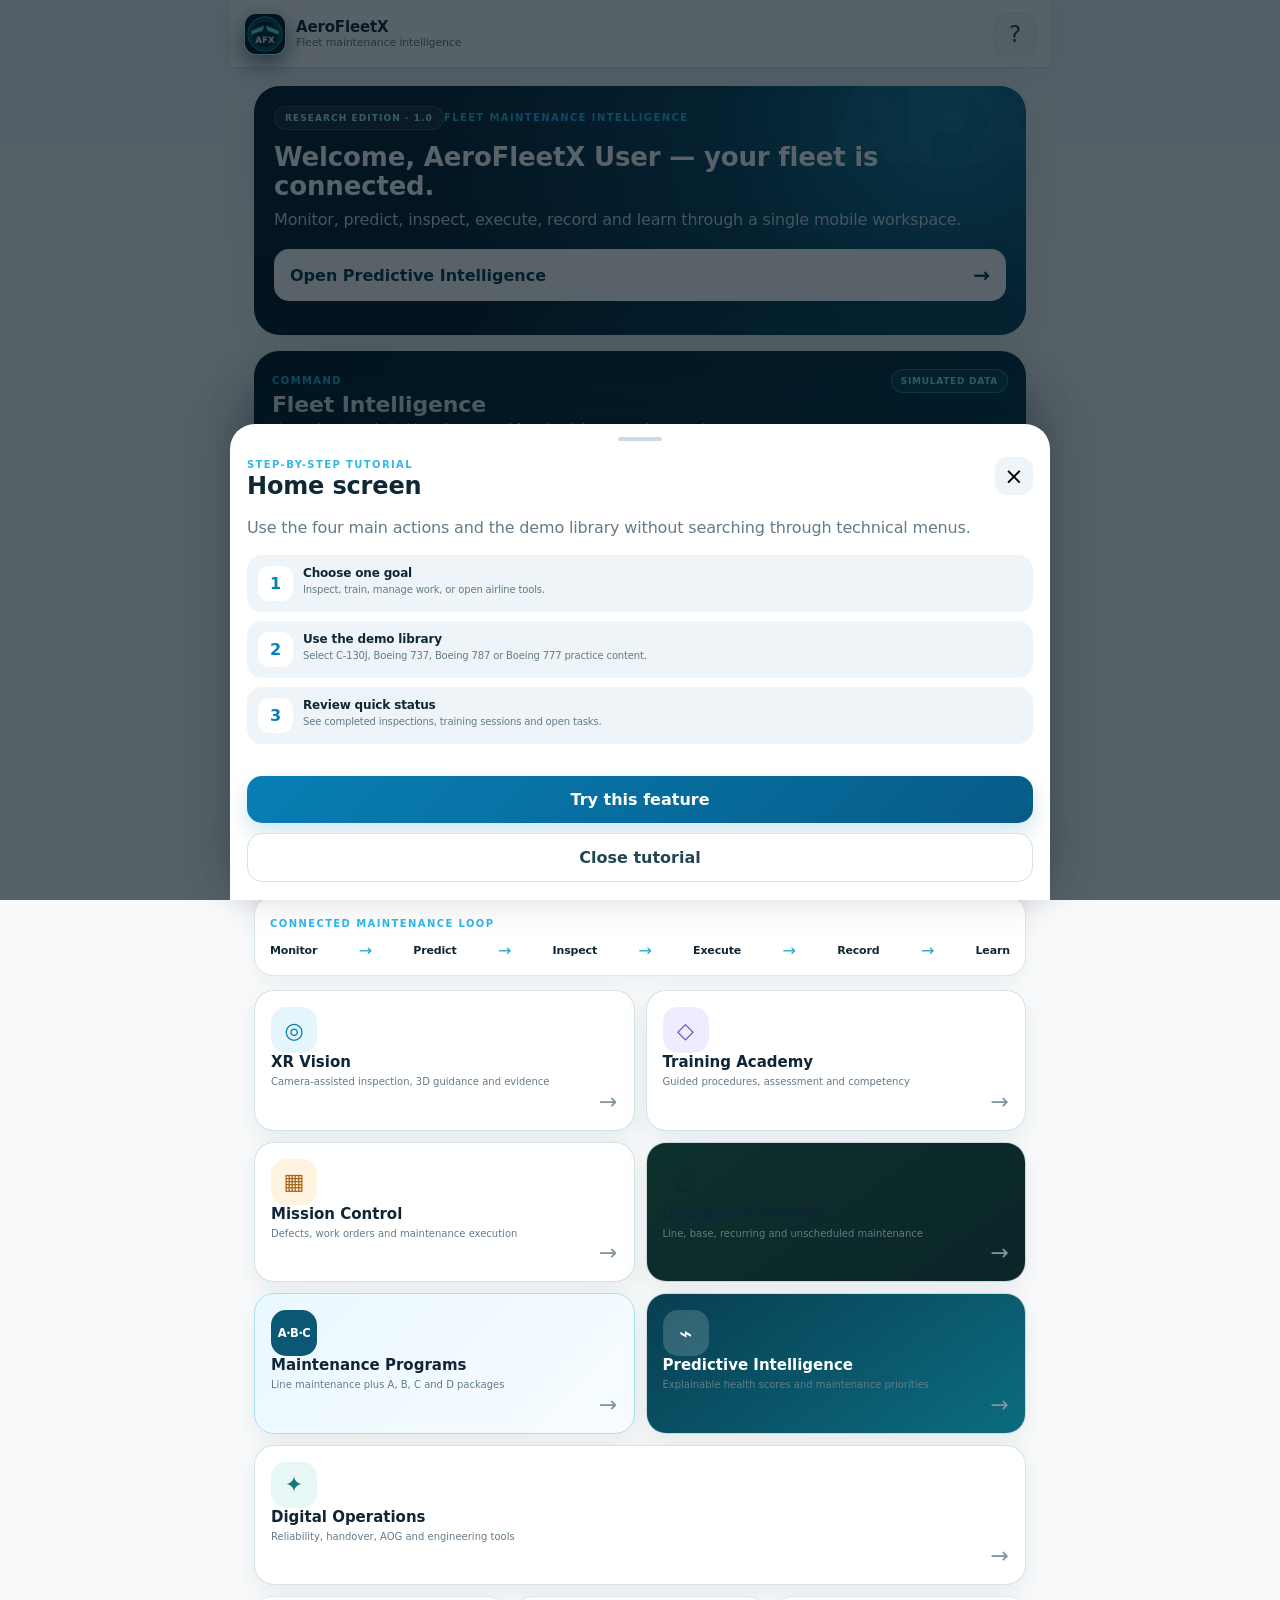
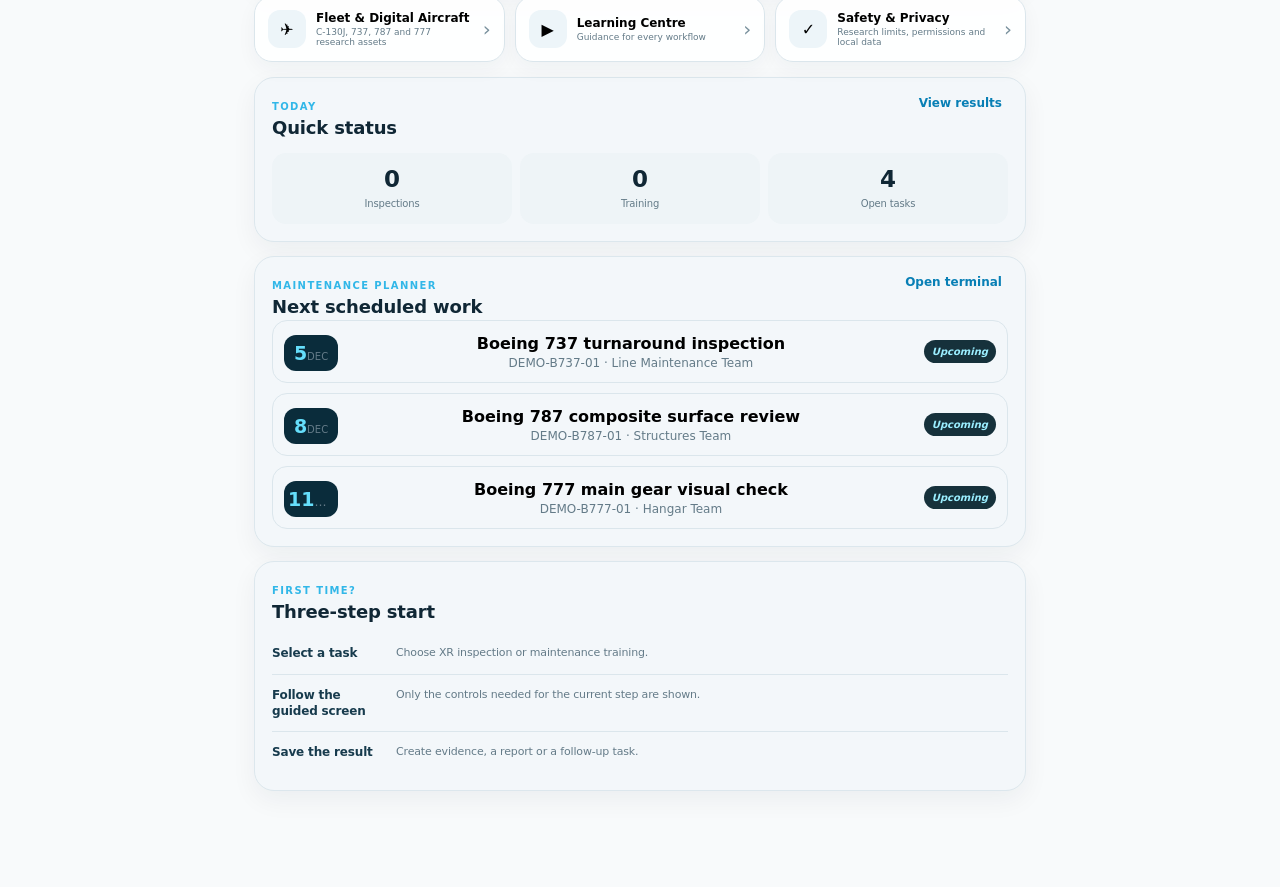
<file: app/src/main/assets/web/index.html>
<!doctype html>
<html lang="en">
<head>
  <meta charset="utf-8">
  <meta name="viewport" content="width=device-width,initial-scale=1,viewport-fit=cover,user-scalable=no">
  <meta name="theme-color" content="#071b2b">
  <meta name="description" content="TROJANS AeroFleetX Research Edition — connected fleet intelligence, XR inspection, maintenance execution, predictive-risk simulation and technical training">
  <title>TROJANS AeroFleetX</title>
  <link rel="manifest" href="manifest.webmanifest">
  <link rel="stylesheet" href="styles.css">
</head>
<body>
  <div id="boot" class="boot-screen">
    <img class="boot-brand-image" src="trjs-brand.jpg" alt="TROJANS AeroFleetX logo">
    <div class="boot-progress"><i></i></div>
    <div class="boot-edition">RESEARCH EDITION · 1.0</div><p>Connecting fleet intelligence and maintenance operations…</p>
  </div>

  <div id="app" class="app hidden">
    <header class="app-header">
      <button id="backBtn" class="icon-btn hidden" aria-label="Go back">‹</button>
      <div class="brand-block">
        <img class="brand-logo-mini" src="icons/icon-192.png" alt="TROJANS AeroFleetX logo">
        <div><b id="pageTitle">AeroFleetX</b><small id="pageSubtitle">Fleet maintenance intelligence</small></div>
      </div>
      <button id="helpBtn" class="icon-btn" aria-label="Help">?</button>
    </header>

    <main id="main">
      <section id="home" class="screen active">
        <div class="welcome-card compact-welcome aerofleet-hero">
          <div><span class="edition-pill">RESEARCH EDITION · 1.0</span><span class="eyebrow">FLEET MAINTENANCE INTELLIGENCE</span><h1 id="welcomeName">One fleet. One connected maintenance system.</h1><p>Monitor, predict, inspect, execute, record and learn through a single mobile workspace.</p></div>
          <button class="hero-cta" data-open="predictive"><span>Open Predictive Intelligence</span><i>→</i></button>
        </div>

        <section class="fleet-command-card">
          <div class="fleet-command-head"><div><span class="eyebrow">COMMAND</span><h2>Fleet Intelligence</h2><p>Live-style research dashboard generated from local demonstration records.</p></div><span class="data-state-badge">SIMULATED DATA</span></div>
          <div class="fleet-command-kpis">
            <article><span>Fleet availability</span><strong id="fleetAvailability">--</strong><small>Research readiness status</small></article>
            <article><span>Fleet health</span><strong id="fleetHealth">--</strong><small>Calculated component score</small></article>
            <article><span>Risk alerts</span><strong id="fleetAlerts">--</strong><small>High-priority observations</small></article>
            <article><span>Workload</span><strong id="fleetWorkload">--</strong><small>Open and scheduled items</small></article>
          </div>
          <div id="fleetAircraftGrid" class="fleet-aircraft-grid"></div>
          <div class="command-actions"><button class="primary-btn" data-open="predictive">Analyse fleet</button><button class="secondary-btn" data-open="schedule">Mission control</button></div>
        </section>

        <section class="mission-loop-card">
          <span class="eyebrow">CONNECTED MAINTENANCE LOOP</span>
          <div><b>Monitor</b><i>→</i><b>Predict</b><i>→</i><b>Inspect</b><i>→</i><b>Execute</b><i>→</i><b>Record</b><i>→</i><b>Learn</b></div>
        </section>

        <div class="primary-grid premium-actions">
          <button class="action-card blue" data-open="xr">
            <span class="action-icon">◎</span><div><b>XR Vision</b><small>Camera-assisted inspection, 3D guidance and evidence</small></div><i>→</i>
          </button>
          <button class="action-card purple" data-open="training">
            <span class="action-icon">◇</span><div><b>Training Academy</b><small>Guided procedures, assessment and competency</small></div><i>→</i>
          </button>
          <button class="action-card amber" data-open="tasks">
            <span class="action-icon">▦</span><div><b>Mission Control</b><small>Defects, work orders and maintenance execution</small></div><i>→</i>
          </button>
          <button class="action-card green" data-open="schedule">
            <span class="action-icon">◫</span><div><b>Operations Planner</b><small>Line, base, recurring and unscheduled maintenance</small></div><i>→</i>
          </button>
          <button class="action-card check-blue" data-open="checks">
            <span class="action-icon">A·B·C</span><div><b>Maintenance Programs</b><small>Line maintenance plus A, B, C and D packages</small></div><i>→</i>
          </button>
          <button class="action-card predictive-card" data-open="predictive">
            <span class="action-icon">⌁</span><div><b>Predictive Intelligence</b><small>Explainable health scores and maintenance priorities</small></div><i>→</i>
          </button>
          <button class="action-card teal" data-open="more">
            <span class="action-icon">✦</span><div><b>Digital Operations</b><small>Reliability, handover, AOG and engineering tools</small></div><i>→</i>
          </button>
        </div>
        <div class="home-shortcuts">
          <button data-open="demos"><span>✈</span><div><b>Fleet & Digital Aircraft</b><small>C-130J, 737, 787 and 777 research assets</small></div><i>›</i></button>
          <button data-open="tutorials"><span>▶</span><div><b>Learning Centre</b><small>Guidance for every workflow</small></div><i>›</i></button>
          <button data-open="safety"><span>✓</span><div><b>Safety & Privacy</b><small>Research limits, permissions and local data</small></div><i>›</i></button>
        </div>

        <section class="section-card">
          <div class="section-title"><div><span class="eyebrow">TODAY</span><h2>Quick status</h2></div><button class="text-btn" data-open="results">View results</button></div>
          <div class="metrics">
            <div><strong id="metricInspections">0</strong><span>Inspections</span></div>
            <div><strong id="metricTraining">0</strong><span>Training</span></div>
            <div><strong id="metricOrders">0</strong><span>Open tasks</span></div>
          </div>
        </section>

        <section class="section-card home-schedule-card">
          <div class="section-title"><div><span class="eyebrow">MAINTENANCE PLANNER</span><h2>Next scheduled work</h2></div><button class="text-btn" data-open="schedule">Open terminal</button></div>
          <div id="homeScheduleList" class="home-schedule-list"></div>
        </section>

        <section class="section-card getting-started">
          <div class="section-title"><div><span class="eyebrow">FIRST TIME?</span><h2>Three-step start</h2></div></div>
          <ol><li><b>Select a task</b><span>Choose XR inspection or maintenance training.</span></li><li><b>Follow the guided screen</b><span>Only the controls needed for the current step are shown.</span></li><li><b>Save the result</b><span>Create evidence, a report or a follow-up task.</span></li></ol>
        </section>
      </section>

      <section id="xr" class="screen">
        <div class="stepper" aria-label="XR workflow progress">
          <button class="step active" data-xr-step="1"><b>1</b><span>Set up</span></button>
          <i></i><button class="step" data-xr-step="2"><b>2</b><span>Camera</span></button>
          <i></i><button class="step" data-xr-step="3"><b>3</b><span>Inspect</span></button>
          <i></i><button class="step" data-xr-step="4"><b>4</b><span>Finish</span></button>
        </div>

        <div id="xrStep1" class="xr-step active">
          <div class="page-intro intro-with-help"><div><span class="eyebrow">XR INSPECTION</span><h1>What are you inspecting?</h1><p>Select the aircraft area. The app prepares the correct training hotspots.</p></div><button class="tutorial-btn" data-tutorial="xr">▶ Show me how</button></div>
          <div class="form-card">
            <label><span>Aircraft demo</span><select id="xrAircraft">
              <option value="c130">TRAINING-C130J-01 · C-130J Demo</option>
              <option value="b737">DEMO-B737-01 · Boeing 737 Demo</option>
              <option value="b787">DEMO-B787-01 · Boeing 787 Demo</option>
              <option value="b777">DEMO-B777-01 · Boeing 777 Demo</option>
              <option value="generic">GENERIC-TRAINER · Training mock-up</option>
            </select></label>
            <label><span>Inspection area</span><select id="xrZone"></select></label>
            <label><span>Task mode</span><div class="segmented"><button class="selected" data-xr-mode="Guided">Guided</button><button data-xr-mode="Assessment">Assessment</button></div></label>
          </div>
          <div class="info-card"><span>ⓘ</span><p><b>Training prototype.</b> Use only approved maintenance data and qualified supervision for actual aircraft work.</p></div>
          <button id="continueToCamera" class="primary-btn full">Continue to camera check <span>→</span></button>
        </div>

        <div id="xrStep2" class="xr-step">
          <div class="page-intro"><span class="eyebrow">DEVICE CHECK</span><h1>Prepare the camera</h1><p>The app tests permission and provides a photo fallback when live video is unavailable.</p></div>
          <div class="permission-card">
            <div class="permission-row"><span class="permission-icon">📷</span><div><b>Camera access</b><small id="cameraDetail">Not checked</small></div><span id="cameraState" class="status-pill neutral">CHECK</span></div>
            <div class="permission-row"><span class="permission-icon">🎙</span><div><b>Voice commands</b><small id="micDetail">Optional for hands-free mode</small></div><span id="micState" class="status-pill neutral">OPTIONAL</span></div>
          </div>
          <button id="testCameraBtn" class="primary-btn full">Test and start camera</button>
          <label class="secondary-btn full file-btn">Use a photo instead<input id="xrPhotoFallback" type="file" accept="image/*" capture="environment"></label>
          <div id="cameraError" class="error-card hidden"><b>Camera could not start</b><p id="cameraErrorText"></p><button id="retryCameraBtn" class="small-btn">Try again</button></div>
          <button id="continueToInspect" class="primary-btn full hidden">Camera ready — start inspection <span>→</span></button>
        </div>

        <div id="xrStep3" class="xr-step xr-workspace">
          <div class="xr-statusbar"><div><span id="xrLiveDot" class="live-dot"></span><b id="xrSessionStatus">Ready to align</b></div><span id="xrPointCounter">Point 1 of 5</span></div>
          <div id="xrStage" class="xr-stage">
            <video id="xrVideo" autoplay muted playsinline></video>
            <img id="xrFallbackImage" class="hidden" alt="Selected inspection background">
            <div id="xrNoCamera" class="xr-placeholder"><span>📷</span><b>Camera preview</b><small>Start the camera or use a photo</small></div>
            <canvas id="xrOverlay" aria-label="Interactive 3D aircraft component model"></canvas>
            <div id="xrHotspotLayer" class="xr-hotspot-layer" aria-label="3D inspection hotspots"></div>
            <div class="xr-3d-badge"><span>3D</span><small id="xrRenderStatus">Model ready</small></div>
            <div class="alignment-frame"><i></i><i></i><i></i><i></i></div>
            <div class="xr-hint" id="xrHint">Move the overlay onto the component, then tap Lock.</div>
          </div>
          <div class="xr-toolbar xr-toolbar-3d" aria-label="3D XR controls">
            <button id="moveModeBtn" class="accent"><span>✥</span><small>Move</small></button>
            <button id="rotateModeBtn"><span>↻</span><small>Rotate</small></button>
            <button id="zoomOutBtn"><span>−</span><small>Smaller</small></button>
            <button id="zoomInBtn"><span>+</span><small>Larger</small></button>
            <button id="sensorBtn"><span>◈</span><small>Stabilize</small></button>
            <button id="resetOverlayBtn"><span>↺</span><small>Reset</small></button>
            <button id="lockXrBtn"><span>⌖</span><small>Anchor</small></button>
            <button id="voiceToggleBtn"><span>🎙</span><small>Voice</small></button>
          </div>
          <div class="xr-control-help"><b id="xrGestureTitle">Move model</b><span id="xrGestureHelp">Drag the 3D model onto the component. Pinch to resize.</span></div>

          <article class="inspection-card">
            <div class="inspection-title"><div><span id="pointCode" class="code-chip">LG-01</span><h2 id="pointTitle">Tyre and wheel condition</h2></div><button id="speakStepBtn" class="round-btn" aria-label="Read instruction">🔊</button></div>
            <p id="pointInstruction">Inspect the visible area for abnormal condition.</p>
            <div class="warning-line"><span>⚠</span><p id="pointWarning">Follow the approved safety procedure.</p></div>
            <div class="decision-grid"><button data-decision="Pass" class="pass">✓<span>Pass</span></button><button data-decision="Fail" class="fail">!<span>Defect</span></button><button data-decision="N/A" class="na">—<span>N/A</span></button></div>
            <label class="note-field"><span>Observation <em>optional unless defect</em></span><textarea id="findingNote" rows="2" placeholder="Describe what you observed…"></textarea></label>
            <div class="evidence-row"><button id="captureEvidenceBtn" class="secondary-btn">📷 Add evidence</button><span id="evidenceCount">0 photos</span></div>
            <div class="navigation-row"><button id="previousPointBtn" class="secondary-btn">← Previous</button><button id="nextPointBtn" class="primary-btn">Next point →</button></div>
          </article>

          <div id="voicePanel" class="voice-panel hidden">
            <div><span id="voicePulse" class="voice-pulse"></span><b id="voiceStatus">Hands-free ready</b><small>Say a command or tap one below.</small></div>
            <div class="command-chips"><button data-command="next point">Next point</button><button data-command="record pass">Record pass</button><button data-command="record defect">Record defect</button><button data-command="repeat instruction">Repeat</button><button data-command="take photo">Take photo</button></div>
          </div>
        </div>

        <div id="xrStep4" class="xr-step">
          <div class="success-hero"><span>✓</span><h1>Inspection ready to save</h1><p>Review the result before creating the training record.</p></div>
          <div id="xrSummary" class="summary-card"></div>
          <label class="note-field"><span>Inspector name</span><input id="xrInspector" value="AeroFleetX User"></label>
          <label class="note-field"><span>Supervisor / instructor</span><input id="xrSupervisor" placeholder="Optional for training"></label>
          <button id="saveInspectionBtn" class="primary-btn full">Save inspection record</button>
          <button id="restartInspectionBtn" class="secondary-btn full">Start another inspection</button>
        </div>
      </section>

      <section id="training" class="screen">
        <div id="trainingChooser">
          <div class="page-intro intro-with-help"><div><span class="eyebrow">INTERACTIVE 3D MAINTENANCE TRAINING</span><h1>Choose a procedure</h1><p>Practise component identification, tool selection, safety checks and procedure order.</p></div><button class="tutorial-btn" data-tutorial="training">▶ Show me how</button></div>
          <div class="mode-switch"><button class="selected" data-training-mode="Guided">Guided learning</button><button data-training-mode="Assessment">Scored assessment</button></div>
          <div class="training-mode-note"><span>Guided</span><p>Highlighted parts, hints and immediate feedback are available. Switch to Assessment when ready.</p></div>
          <div id="scenarioCards" class="scenario-list"></div>
        </div>

        <div id="trainingWorkspace" class="training-workspace hidden">
          <div class="training-workspace-head">
            <button id="exitTrainingBtn" class="training-back-btn">‹ Procedures</button>
            <div><span id="trainingAircraftBadge" class="training-aircraft-badge">TRAINING</span><b id="trainingWorkspaceTitle">Maintenance procedure</b></div>
            <button id="trainingRestartBtn" class="training-icon-btn" aria-label="Restart training">↻</button>
          </div>

          <article class="training-sim-card" id="trainingStage">
            <canvas id="trainingCanvas" aria-label="Interactive 3D maintenance model"></canvas>
            <div id="trainingHotspotLayer" class="training-hotspot-layer"></div>
            <div class="training-hud"><span id="trainingStepHud">Step 1/5</span><span id="trainingScoreHud">100 points</span></div>
            <div class="training-model-label"><span id="trainingModelName">3D component trainer</span><small>Drag to rotate · pinch to zoom · tap a numbered part</small></div>
            <div class="training-view-controls" aria-label="3D model controls">
              <button id="trainingRotateLeftBtn" aria-label="Rotate left">↶</button>
              <button id="trainingResetViewBtn" aria-label="Reset view">⌂</button>
              <button id="trainingRotateRightBtn" aria-label="Rotate right">↷</button>
              <button id="trainingZoomOutBtn" aria-label="Zoom out">−</button>
              <button id="trainingZoomInBtn" aria-label="Zoom in">＋</button>
            </div>
          </article>

          <article class="training-current-card">
            <div class="training-current-head"><div><span class="eyebrow" id="trainingAta">ATA 32</span><span id="trainingModeBadge" class="mode-badge guided">GUIDED</span></div><button id="trainingSpeakBtn" class="training-listen-btn">🔊 Listen</button></div>
            <div class="training-progress-track"><i id="trainingProgressBar"></i></div>
            <span id="trainingStepKicker" class="training-step-kicker">STEP 1 OF 5</span>
            <h2 id="trainingCurrentAction">Secure the aircraft and work area</h2>
            <p id="trainingCurrentPurpose" class="training-purpose">Confirm the aircraft is safe before beginning the maintenance task.</p>
            <div class="warning-line compact"><span>⚠</span><p id="trainingSafety"></p></div>
            <div id="trainingFeedback" class="training-feedback neutral"><span>◎</span><p>Start by selecting the highlighted component in the 3D model.</p></div>
            <div class="training-inline-actions"><button id="trainingHintBtn" class="secondary-btn">Show hint</button><button id="trainingStepListBtn" class="secondary-btn">View all steps</button></div>
            <div id="trainingSteps" class="training-steps compact-steps hidden"></div>
          </article>

          <article class="training-action-panel">
            <section class="training-check-block"><span class="training-check-number">1</span><div><h3>Select the component</h3><p id="trainingPartInstruction">Tap the highlighted numbered point on the 3D model.</p><div id="trainingPartStatus" class="selection-status">No component selected</div></div></section>
            <section class="training-check-block"><span class="training-check-number">2</span><div><h3>Select the required tool</h3><p>Choose the tool you would use for this step.</p><div id="toolChoices" class="tool-grid premium-tools"></div></div></section>
            <section class="training-check-block safety-confirm-block"><span class="training-check-number">3</span><label><input id="trainingSafetyConfirm" type="checkbox"><span><b>Safety instruction checked</b><small>I have read the warning and confirmed the training area is controlled.</small></span></label></section>
          </article>

          <div class="training-sticky-action">
            <button id="performTrainingBtn" class="primary-btn full">Confirm and perform step</button>
            <button id="finishTrainingBtn" class="text-btn full">Finish training early</button>
          </div>

          <article id="trainingResultCard" class="training-result-card hidden">
            <div class="result-ring"><strong id="trainingFinalScore">0</strong><span>/100</span></div>
            <div><span class="eyebrow">TRAINING RESULT</span><h2 id="trainingResultTitle">Procedure complete</h2><p id="trainingResultSummary"></p></div>
            <div id="trainingResultMetrics" class="training-result-metrics"></div>
            <button id="trainingResultRetryBtn" class="primary-btn full">Repeat this procedure</button>
            <button id="trainingResultProceduresBtn" class="secondary-btn full">Choose another procedure</button>
          </article>
        </div>
      </section>

      <section id="schedule" class="screen">
        <div class="page-intro row schedule-intro"><div><span class="eyebrow">MAINTENANCE MISSION CONTROL</span><h1>Plan and control maintenance</h1><p>Coordinate line, scheduled, unscheduled and training maintenance from one operational agenda.</p><button class="tutorial-btn inline" data-tutorial="schedule">▶ Show me how</button><button class="tutorial-btn inline" data-open="checks">Open maintenance programs</button></div><button id="newScheduleBtn" class="round-add" aria-label="Add scheduled maintenance">+</button></div>

        <div class="schedule-kpis">
          <button data-schedule-filter="Today"><strong id="schedToday">0</strong><span>Due today</span></button>
          <button data-schedule-filter="Upcoming"><strong id="schedUpcoming">0</strong><span>Next 7 days</span></button>
          <button data-schedule-filter="Overdue"><strong id="schedOverdue">0</strong><span>Overdue</span></button>
          <button data-schedule-filter="All"><strong id="schedTotal">0</strong><span>Scheduled</span></button>
        </div>

        <div id="scheduleAlert" class="schedule-alert hidden"></div>

        <section class="schedule-calendar-card">
          <div class="calendar-head"><button id="prevMonthBtn" aria-label="Previous month">‹</button><div><span class="eyebrow">CALENDAR</span><h2 id="calendarMonthLabel"></h2></div><button id="nextMonthBtn" aria-label="Next month">›</button></div>
          <div class="calendar-weekdays"><span>Mon</span><span>Tue</span><span>Wed</span><span>Thu</span><span>Fri</span><span>Sat</span><span>Sun</span></div>
          <div id="scheduleCalendar" class="schedule-calendar"></div>
        </section>

        <div class="schedule-controls">
          <div class="filter-chips schedule-filter-chips"><button class="selected" data-schedule-filter="Upcoming">Upcoming</button><button data-schedule-filter="Today">Today</button><button data-schedule-filter="Overdue">Overdue</button><button data-schedule-filter="Completed">Completed</button><button data-schedule-filter="All">All</button></div>
          <label class="compact-select"><span>Aircraft</span><select id="scheduleAircraftFilter"><option value="All">All aircraft</option><option>TRAINING-C130J-01</option><option>DEMO-B737-01</option><option>DEMO-B787-01</option><option>DEMO-B777-01</option><option>GENERIC-TRAINER</option></select></label>
        </div>

        <div class="schedule-list-head"><div><span class="eyebrow">AGENDA</span><h2 id="scheduleListTitle">Upcoming work</h2></div><button id="exportScheduleBtn" class="small-btn">Export calendar</button></div>
        <div id="scheduleList" class="schedule-list"></div>
      </section>

      <section id="checks" class="screen">
        <div class="page-intro intro-with-help"><div><span class="eyebrow">MAINTENANCE PROGRAMS</span><h1>Line, A, B, C and D maintenance planning</h1><p>Build research task packages, monitor progress and connect them with Mission Control.</p></div><button class="tutorial-btn" data-tutorial="checks">▶ Show me how</button></div>

        <div class="info-card check-safety-note"><span>ⓘ</span><p><b>Training template only.</b> Letter checks are operator-defined task packages. Actual tasks, intervals, applicability and release requirements must come from the current approved Aircraft Maintenance Programme and controlled maintenance data.</p></div>

        <section class="check-control-card">
          <label><span>Aircraft / training asset</span><select id="checkAircraft"><option>DEMO-B737-01</option><option>DEMO-B787-01</option><option>DEMO-B777-01</option><option>TRAINING-C130J-01</option><option>GENERIC-TRAINER</option></select></label>
          <label><span>Package status</span><select id="checkPackageStatus"><option>Planning</option><option>In progress</option><option>Ready for review</option><option>Completed</option></select></label>
        </section>

        <div id="checkTypeCards" class="check-type-grid"></div>

        <section id="checkOverview" class="check-overview-card">
          <div class="check-overview-head"><div><span id="checkTypeBadge" class="check-type-badge">A</span><div><span class="eyebrow">SELECTED PACKAGE</span><h2 id="checkTypeTitle">A Check</h2></div></div><strong id="checkProgressText">0%</strong></div>
          <p id="checkTypeDescription"></p>
          <div class="check-progress-track"><i id="checkProgressBar"></i></div>
          <div class="check-summary-grid"><div><strong id="checkDoneCount">0</strong><span>Completed</span></div><div><strong id="checkRemainingCount">0</strong><span>Remaining</span></div><div><strong id="checkUpdatedText">Not saved</strong><span>Last update</span></div></div>
        </section>

        <div class="check-list-heading"><div><span class="eyebrow">TRAINING TASK PACKAGE</span><h2>Typical task groups</h2></div><button id="checkSelectAllBtn" class="small-btn">Complete all</button></div>
        <div id="checkTaskGroups" class="check-task-groups"></div>

        <div class="check-action-stack">
          <button id="saveCheckBtn" class="primary-btn full">Save check progress</button>
          <button id="scheduleCheckBtn" class="secondary-btn full">Add this check to Schedule</button>
          <button id="checkWorkOrderBtn" class="secondary-btn full">Create check work order</button>
          <button id="exportCheckBtn" class="text-btn full">Export check package</button>
          <button id="resetCheckBtn" class="text-btn full danger-text">Reset this training package</button>
        </div>
      </section>

      <section id="predictive" class="screen">
        <div class="page-intro intro-with-help"><div><span class="eyebrow">PREDICTIVE INTELLIGENCE</span><h1>Turn condition data into explainable action</h1><p>AeroFleetX combines simulated condition trends, local maintenance history and transparent risk rules to prioritize review across the maintenance lifecycle.</p></div><button class="tutorial-btn" data-tutorial="predictive">▶ Show me how</button></div>

        <div class="info-card predictive-notice"><span>ⓘ</span><p><b>Educational prototype.</b> The values below are simulated. Real predictive maintenance requires validated aircraft data, approved engineering rules and authorized maintenance decisions.</p></div>

        <section class="predictive-control-card">
          <label><span>Aircraft</span><select id="predictiveAircraft"><option>DEMO-B777-01</option><option>DEMO-B737-01</option><option>DEMO-B787-01</option><option>TRAINING-C130J-01</option></select></label>
          <label><span>Demo condition</span><select id="predictiveProfile"><option value="c-check">Maintenance-event preparation</option><option value="routine">Routine operation</option><option value="degrading">Developing fault</option></select></label>
          <div class="predictive-control-actions"><button id="runPredictionBtn" class="primary-btn">Run health analysis</button><button id="simulateFlightBtn" class="secondary-btn">Simulate next 10 cycles</button></div>
        </section>

        <div class="predictive-summary-grid">
          <article><span>Aircraft health</span><strong id="predictiveHealth">--</strong><small>Calculated component score</small></article>
          <article><span>High risk</span><strong id="predictiveHigh">0</strong><small>Immediate review items</small></article>
          <article><span>Medium risk</span><strong id="predictiveMedium">0</strong><small>Plan inspection soon</small></article>
          <article><span>Next action</span><strong id="predictiveNext">--</strong><small>Estimated cycles</small></article>
        </div>

        <section class="section-card predictive-explainer">
          <div class="section-title"><div><span class="eyebrow">HOW TO READ IT</span><h2>Simple risk levels</h2></div></div>
          <div class="risk-key"><span class="risk-low">LOW</span><p>Continue monitoring.</p><span class="risk-medium">MEDIUM</span><p>Plan inspection.</p><span class="risk-high">HIGH</span><p>Review and create maintenance action.</p></div>
        </section>

        <div class="section-title predictive-list-title"><div><span class="eyebrow">COMPONENT HEALTH</span><h2>Current predictions</h2></div><span id="predictionTimestamp" class="muted-text">Not analysed</span></div>
        <div id="predictiveComponentList" class="predictive-component-list"></div>

        <section class="c-check-priority-card maintenance-priority-card">
          <div class="section-title"><div><span class="eyebrow">MAINTENANCE DECISION SUPPORT</span><h2>Recommended maintenance priorities</h2></div><button id="openCCheckBtn" class="text-btn">Open Mission Control</button></div>
          <p>These explainable priorities can support line, base, reliability or scheduled-maintenance planning discussions.</p>
          <div id="cCheckPriorityList" class="c-check-priority-list"></div>
        </section>

        <div class="check-action-stack">
          <button id="createPredictiveWorkOrderBtn" class="primary-btn full">Create work order for highest-risk item</button>
          <button id="schedulePredictiveBtn" class="secondary-btn full">Add recommended inspection to Schedule</button>
          <button id="exportPredictiveBtn" class="secondary-btn full">Export predictive report</button>
          <button id="resetPredictiveBtn" class="text-btn full danger-text">Reset simulated data</button>
        </div>
      </section>

      <section id="tasks" class="screen">
        <div class="page-intro row"><div><span class="eyebrow">MAINTENANCE CONTROL</span><h1>Work orders</h1><p>See what needs attention without searching through complex menus.</p><button class="tutorial-btn inline" data-tutorial="tasks">▶ Show me how</button></div><button id="newTaskBtn" class="round-add">+</button></div>
        <div class="filter-chips"><button class="selected" data-task-filter="Open">Open</button><button data-task-filter="In progress">In progress</button><button data-task-filter="Completed">Completed</button><button data-task-filter="All">All</button></div>
        <div id="taskList" class="task-list"></div>
      </section>

      <section id="results" class="screen">
        <div class="page-intro intro-with-help"><div><span class="eyebrow">REVIEW</span><h1>Results and activity</h1><p>Your inspection, training and maintenance records in one place.</p></div><button class="tutorial-btn" data-tutorial="results">▶ Show me how</button></div>
        <div id="resultsMetrics" class="result-metrics"></div>
        <div id="activityList" class="activity-list"></div>
        <button id="exportDataBtn" class="secondary-btn full">Export project data</button>
      </section>

      <section id="more" class="screen">
        <div class="page-intro intro-with-help"><div><span class="eyebrow">DIGITAL OPERATIONS</span><h1>Connected operational tools</h1><p>Reliability, shift handover, AOG, engineering support and quality workflows in one research environment.</p></div><button class="tutorial-btn" data-tutorial="more">▶ Show me how</button></div>
        <label class="search-box"><span>⌕</span><input id="toolSearch" placeholder="Search tools, e.g. handover or calibration"></label>
        <div id="advancedGroups"></div>
      </section>

      <section id="demos" class="screen">
        <div class="page-intro intro-with-help"><div><span class="eyebrow">FLEET & DIGITAL AIRCRAFT</span><h1>Explore the maintenance digital fleet</h1><p>Each research aircraft connects condition intelligence, XR zones, training, scheduled work and digital records.</p></div><button class="tutorial-btn" data-tutorial="demos">▶ Show me how</button></div>
        <div id="aircraftDemoCards" class="aircraft-demo-grid"></div>
        <div class="info-card"><span>ⓘ</span><p><b>Educational demo content only.</b> These scenarios do not contain approved Boeing or C-130J maintenance procedures, limits or release instructions.</p></div>
      </section>


      <section id="safety" class="screen">
        <div class="page-intro"><span class="eyebrow">TRUST CENTRE</span><h1>Safety, privacy and research limits</h1><p>AeroFleetX is designed to demonstrate future maintenance workflows without presenting simulated outputs as approved operational decisions.</p></div>
        <div class="release-boundary-card"><span>RESEARCH EDITION</span><h2>Digital maintenance assistant — not an approval authority</h2><p>This application does not replace approved maintenance manuals, operator procedures, regulatory requirements, authorized engineering judgement or release-to-service processes.</p></div>
        <div class="trust-grid">
          <article><b>Simulated intelligence</b><p>Health scores, thresholds, predictions and aircraft values are demonstration data unless clearly identified otherwise.</p></article>
          <article><b>Local-first records</b><p>Prototype records are stored on this device. Export or erase them at any time.</p></article>
          <article><b>Permission control</b><p>Camera and microphone access are requested only for inspection or optional voice workflows.</p></article>
          <article><b>Human authority</b><p>Qualified personnel and controlled technical data remain authoritative for real aircraft maintenance.</p></article>
        </div>
        <section class="section-card release-info-card"><div class="section-title"><div><span class="eyebrow">BUILD</span><h2>AeroFleetX 1.0.0 Research Edition</h2></div><span class="data-state-badge">OFFLINE FIRST</span></div><p>Connected modules: Fleet Intelligence, XR Vision, Predictive Intelligence, Maintenance Mission Control, Maintenance Programs, Work Orders, Digital Operations and Training Academy.</p></section>
        <section class="section-card privacy-policy-card"><div class="section-title"><div><span class="eyebrow">PRIVACY POLICY</span><h2>Local-first by design</h2></div><span class="data-state-badge">NO ACCOUNT</span></div><p><b>Data collection:</b> This Research Edition does not transmit personal information, maintenance records, camera images, audio, or usage analytics to TROJANS servers. The application has no advertising SDK, analytics SDK, login system, or cloud account.</p><p><b>Device processing:</b> Camera, optional microphone, selected images, inspection evidence, maintenance records, and training results are processed locally on the device. Android permission controls remain available in system settings.</p><p><b>Storage and deletion:</b> Demonstration records are kept in local WebView storage. Exports are created only when the user requests them. Use “Erase all local app data” below or clear the app’s storage in Android Settings to delete local records.</p><p><b>Research limits:</b> Do not enter confidential airline, passenger, employee, or controlled technical data into this public demonstration build.</p></section>
        <button id="safetyExportBtn" class="secondary-btn full">Export my local research data</button>
        <button id="clearResearchDataBtn" class="text-btn full danger-text">Erase all local app data</button>
      </section>

      <section id="tutorials" class="screen">
        <div class="page-intro"><span class="eyebrow">LEARNING CENTRE</span><h1>Learn every app option</h1><p>Open a short walkthrough, then launch the related feature with demo data.</p></div>
        <label class="search-box"><span>⌕</span><input id="tutorialSearch" placeholder="Search tutorials, e.g. XR, work order, tool control"></label>
        <div id="tutorialCards" class="tutorial-list"></div>
      </section>
    </main>

    <nav class="bottom-nav" aria-label="Main navigation">
      <button class="active" data-nav="home"><span>⌂</span><small>Command</small></button>
      <button data-nav="xr"><span>◎</span><small>Inspect</small></button>
      <button data-nav="training"><span>◇</span><small>Academy</small></button>
      <button data-nav="schedule"><span>◫</span><small>Work</small></button>
      <button data-nav="more"><span>•••</span><small>Tools</small></button>
    </nav>
  </div>

  <div id="toast" class="toast"></div>

  <div id="helpSheet" class="sheet-backdrop hidden">
    <section class="bottom-sheet"><div class="sheet-handle"></div><div class="sheet-head"><h2>Help and tutorials</h2><button data-close-sheet>×</button></div><p class="sheet-description">Open help for the current page or browse every tutorial.</p><button id="contextHelpBtn" class="primary-btn full">Show current-page tutorial</button><button id="allTutorialsBtn" class="secondary-btn full">Open Learning Centre</button><button data-close-sheet class="text-btn full">Close</button></section>
  </div>

  <div id="taskModal" class="modal-backdrop hidden"><section class="modal-card"><div class="sheet-head"><h2>New work order</h2><button data-close-task>×</button></div><label><span>Task title</span><input id="taskTitle" placeholder="e.g. Inspect suspected hydraulic leak"></label><label><span>Aircraft</span><select id="taskAircraft"><option>TRAINING-C130J-01</option><option>DEMO-B737-01</option><option>DEMO-B787-01</option><option>DEMO-B777-01</option><option>GENERIC-TRAINER</option></select></label><label><span>Priority</span><select id="taskPriority"><option>Low</option><option selected>Medium</option><option>High</option><option>Critical</option></select></label><label><span>Assigned to</span><input id="taskAssignee" value="AeroFleetX User"></label><button id="saveTaskBtn" class="primary-btn full">Create work order</button></section></div>


  <div id="scheduleModal" class="modal-backdrop hidden"><section class="modal-card schedule-modal-card"><div class="sheet-head"><div><span class="eyebrow">MAINTENANCE PLANNER</span><h2 id="scheduleModalTitle">Schedule maintenance</h2></div><button data-close-schedule>×</button></div>
    <label><span>Maintenance task</span><input id="scheduleTitle" placeholder="e.g. A-check preparation"></label>
    <div class="form-grid-two"><label><span>Aircraft</span><select id="scheduleAircraft"><option>TRAINING-C130J-01</option><option>DEMO-B737-01</option><option>DEMO-B787-01</option><option>DEMO-B777-01</option><option>GENERIC-TRAINER</option></select></label><label><span>Category</span><select id="scheduleCategory"><option>Scheduled inspection</option><option>A/B/C/D check package</option><option>Line maintenance</option><option>Component change</option><option>Calibration</option><option>Training</option><option>Reliability review</option></select></label></div>
    <div class="form-grid-two"><label><span>Due date</span><input id="scheduleDate" type="date"></label><label><span>Time</span><input id="scheduleTime" type="time" value="09:00"></label></div>
    <div class="form-grid-two"><label><span>Priority</span><select id="schedulePriority"><option>Low</option><option selected>Medium</option><option>High</option><option>Critical</option></select></label><label><span>Repeat</span><select id="scheduleRecurrence"><option>None</option><option>Daily</option><option>Weekly</option><option>Monthly</option><option>Every 3 months</option><option>Every 6 months</option><option>Yearly</option></select></label></div>
    <label><span>Assigned team / AME</span><input id="scheduleAssignee" value="AeroFleetX Maintenance Team"></label>
    <label><span>Notes</span><textarea id="scheduleNotes" rows="3" placeholder="Tools, parts, hangar slot or preparation notes"></textarea></label>
    <button id="saveScheduleBtn" class="primary-btn full">Add to schedule</button>
  </section></div>

  <div id="toolSheet" class="sheet-backdrop hidden"><section class="bottom-sheet tall"><div class="sheet-handle"></div><div class="sheet-head"><div><span id="toolSheetCategory" class="eyebrow"></span><h2 id="toolSheetTitle"></h2></div><button data-close-tool>×</button></div><p id="toolSheetDescription" class="sheet-description"></p><button id="toolTutorialBtn" class="tutorial-btn full">▶ How to use this tool</button><div id="toolSheetContent"></div><button data-close-tool class="secondary-btn full">Close</button></section></div>

  <div id="tutorialSheet" class="sheet-backdrop hidden"><section class="bottom-sheet tall"><div class="sheet-handle"></div><div class="sheet-head"><div><span class="eyebrow">STEP-BY-STEP TUTORIAL</span><h2 id="tutorialTitle"></h2></div><button data-close-tutorial>×</button></div><p id="tutorialIntro" class="sheet-description"></p><div id="tutorialSteps" class="tutorial-steps"></div><div class="tutorial-actions"><button id="tutorialTryBtn" class="primary-btn full">Try this feature</button><button data-close-tutorial class="secondary-btn full">Close tutorial</button></div></section></div>

  <script src="xr3d.js"></script>
  <script src="app.js"></script>
  <script src="research-prognostic.js"></script>
</body>
</html>
</file>
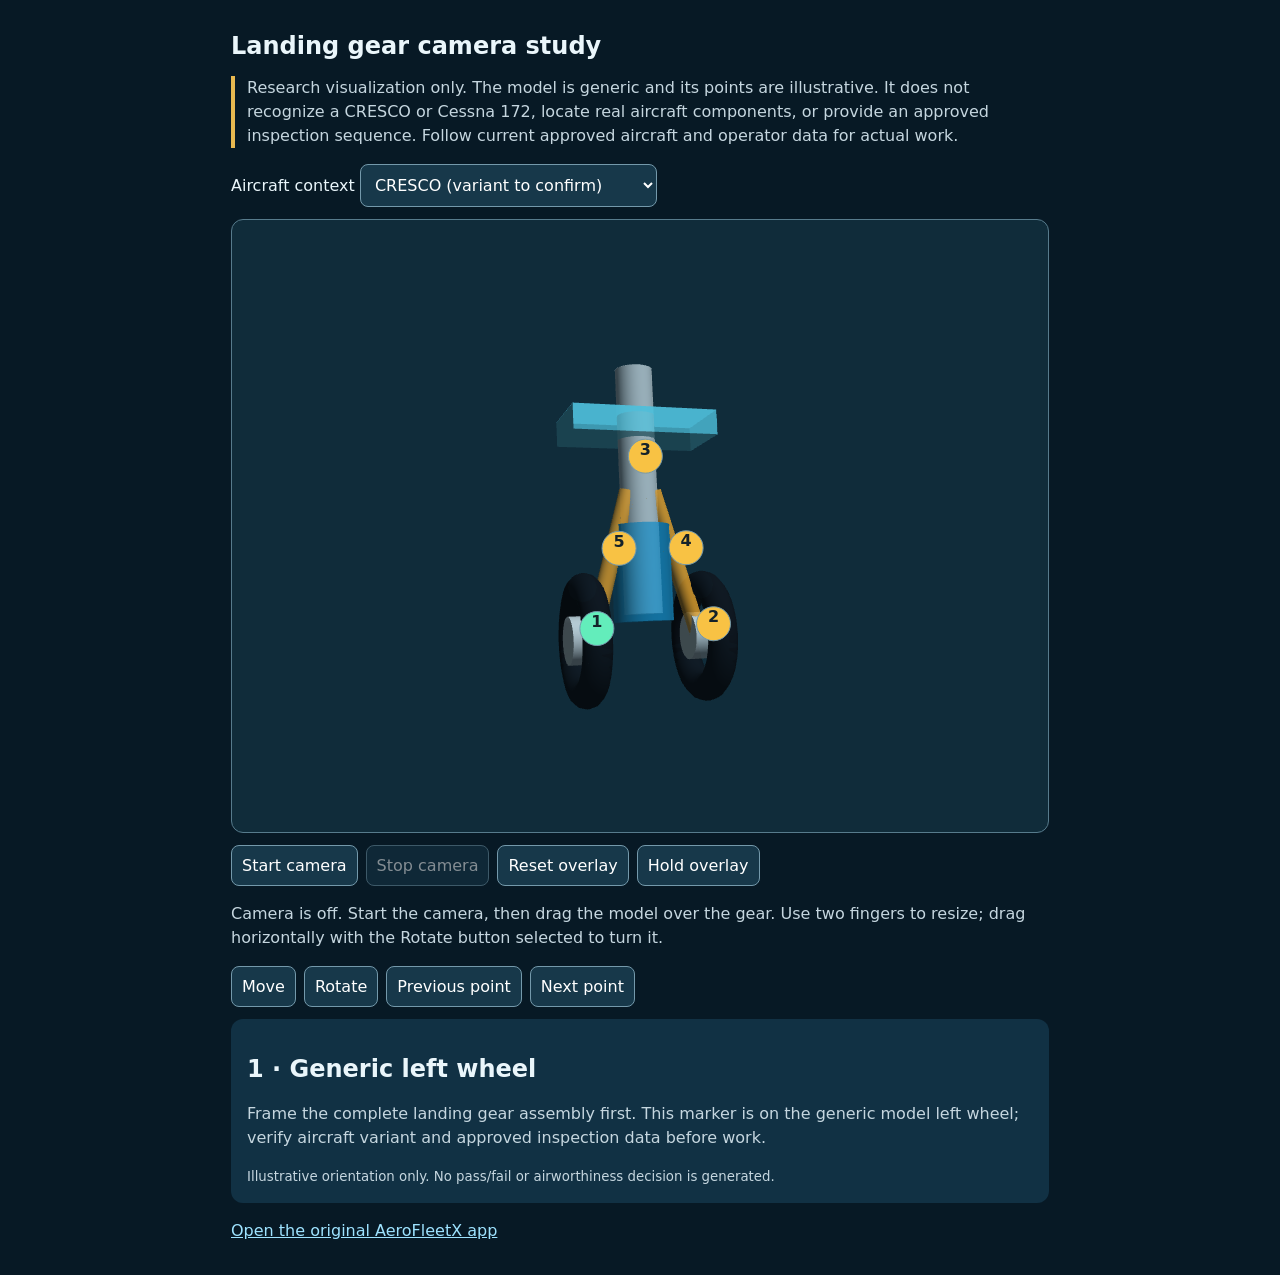
<file: app/src/main/assets/web/experiments/landing-gear-camera/index.html>
<!doctype html>
<html lang="en">
<head>
<meta charset="utf-8"><meta name="viewport" content="width=device-width,initial-scale=1">
<title>AeroFleetX · Landing gear camera study</title>
<style>
*{box-sizing:border-box}body{margin:0;background:#071925;color:#eaf6fb;font:16px system-ui,sans-serif}main{max-width:850px;margin:auto;padding:16px}h1{font-size:1.5rem}p,small{line-height:1.5;color:#c5d6df}label{display:block;margin:12px 0}select,button{font:inherit;border:1px solid #7499ab;border-radius:8px;padding:10px;background:#17384a;color:white}button{cursor:pointer}button:disabled{opacity:.5}.stage{position:relative;aspect-ratio:4/3;background:#102c3a;overflow:hidden;border:1px solid #577b8c;border-radius:12px}.stage video,.stage canvas{position:absolute;inset:0;width:100%;height:100%;object-fit:cover}.stage canvas{touch-action:none}.hotspots{position:absolute;inset:0;pointer-events:none}.xr-3d-hotspot{position:absolute;pointer-events:auto;border-radius:50%;width:35px;height:35px;padding:0;background:#f8c244;color:#14222a;font-weight:bold}.xr-3d-hotspot.active{background:#63edbb}.controls{display:flex;flex-wrap:wrap;gap:8px;margin:12px 0}.panel{background:#113144;padding:16px;border-radius:12px;margin-top:12px}.notice{border-left:4px solid #e8b950;padding-left:12px}#status{min-height:1.5em}a{color:#9ee3ff}
</style>
</head>
<body><main>
<h1>Landing gear camera study</h1>
<p class="notice">Research visualization only. The model is generic and its points are illustrative. It does not recognize a CRESCO or Cessna 172, locate real aircraft components, or provide an approved inspection sequence. Follow current approved aircraft and operator data for actual work.</p>
<label>Aircraft context <select id="aircraft"><option value="cresco">CRESCO (variant to confirm)</option><option value="c172">Cessna 172 (variant to confirm)</option></select></label>
<div class="stage" id="stage"><video id="video" autoplay muted playsinline></video><canvas id="model"></canvas><div class="hotspots" id="hotspots"></div></div>
<div class="controls"><button id="start">Start camera</button><button id="stop" disabled>Stop camera</button><button id="reset">Reset overlay</button><button id="anchor">Hold overlay</button></div>
<p id="status" role="status">Camera is off. Start the camera, then drag the model over the gear. Use two fingers to resize; drag horizontally with the Rotate button selected to turn it.</p>
<div class="controls"><button id="move">Move</button><button id="rotate">Rotate</button><button id="previous">Previous point</button><button id="next">Next point</button></div>
<section class="panel"><h2 id="point-title"></h2><p id="point-detail"></p><small>Illustrative orientation only. No pass/fail or airworthiness decision is generated.</small></section>
<p><a href="../../index.html">Open the original AeroFleetX app</a></p>
</main><script src="../../xr3d.js"></script><script src="study.js"></script></body></html>
</file>
<file: app/src/main/assets/web/styles.css>
:root{--bg:#f4f7fa;--surface:#fff;--surface2:#edf3f7;--ink:#102535;--muted:#617583;--navy:#071b2b;--blue:#087cc8;--blue2:#e8f5ff;--teal:#0b8f8c;--purple:#7357d8;--amber:#c47a09;--red:#c3384a;--green:#13825b;--line:#dce6ec;--shadow:0 12px 34px rgba(10,36,54,.1);--r:20px;--safe-bottom:env(safe-area-inset-bottom,0px)}
*{box-sizing:border-box;-webkit-tap-highlight-color:transparent}html,body{margin:0;min-height:100%;font-family:Inter,ui-sans-serif,system-ui,-apple-system,"Segoe UI",sans-serif;background:var(--bg);color:var(--ink)}button,input,select,textarea{font:inherit}button{cursor:pointer}.hidden{display:none!important}
.boot-screen{position:fixed;inset:0;background:linear-gradient(150deg,#061927,#0c3d57);color:white;display:grid;place-content:center;text-align:center;z-index:99}.boot-logo{width:86px;height:86px;border-radius:28px;background:linear-gradient(145deg,#29b8ff,#0e6bc3);display:grid;place-items:center;margin:auto;font-weight:900;font-size:24px;box-shadow:0 20px 50px #0006}.boot-screen h1{margin:18px 0 5px}.boot-screen p{opacity:.72;margin:0}
.app{max-width:820px;margin:auto;min-height:100vh;padding-bottom:calc(82px + var(--safe-bottom))}.app-header{position:sticky;top:0;z-index:30;height:68px;padding:10px 14px;display:flex;align-items:center;gap:10px;background:rgba(244,247,250,.92);backdrop-filter:blur(16px);border-bottom:1px solid #dce6ecaa}.brand-block{display:flex;align-items:center;gap:10px;flex:1;min-width:0}.brand-mark{width:42px;height:42px;border-radius:14px;background:linear-gradient(145deg,#0c8fd5,#174b9e);color:#fff;font-weight:900;font-size:11px;display:grid;place-items:center;box-shadow:0 8px 18px #087cc833}.brand-block div{display:flex;flex-direction:column;min-width:0}.brand-block b{font-size:15px;white-space:nowrap;overflow:hidden;text-overflow:ellipsis}.brand-block small{color:var(--muted);font-size:11px;white-space:nowrap;overflow:hidden;text-overflow:ellipsis}.icon-btn{border:0;background:var(--surface);box-shadow:0 4px 14px #17344912;border-radius:14px;width:42px;height:42px;font-size:23px;color:var(--ink)}
main{padding:10px 14px}.screen{display:none;animation:fadeUp .24s ease}.screen.active{display:block}@keyframes fadeUp{from{opacity:0;transform:translateY(7px)}to{opacity:1;transform:none}}
.welcome-card{background:linear-gradient(145deg,#08263a,#0d4f6c);padding:24px;border-radius:26px;color:#fff;box-shadow:var(--shadow);margin-bottom:16px}.eyebrow{font-size:10px;font-weight:800;letter-spacing:.14em;color:#31b7e8}.welcome-card h1,.page-intro h1{font-size:27px;line-height:1.12;margin:8px 0}.welcome-card p{color:#c5d9e4;line-height:1.45;margin:0 0 18px}.aircraft-chip{display:flex;align-items:center;gap:8px;background:#fff1;padding:11px 12px;border:1px solid #ffffff24;border-radius:14px;font-size:12px}.aircraft-chip span:last-child{margin-left:auto;color:#b9d4df}.status-dot{width:8px;height:8px;border-radius:99px}.status-dot.green{background:#55e6a4;box-shadow:0 0 0 5px #55e6a422}
.primary-grid{display:grid;gap:11px}.action-card{width:100%;border:0;border-radius:20px;padding:17px;display:flex;align-items:center;text-align:left;gap:14px;background:var(--surface);box-shadow:0 5px 18px rgba(17,51,71,.07);border:1px solid var(--line);color:var(--ink)}.action-card:active{transform:scale(.985)}.action-card .action-icon{width:50px;height:50px;border-radius:16px;display:grid;place-items:center;font-size:25px;font-weight:900}.action-card div{display:flex;flex-direction:column;gap:4px;flex:1}.action-card b{font-size:16px}.action-card small{color:var(--muted);font-size:12px;line-height:1.3}.action-card i{font-style:normal;font-size:22px;color:#8194a0}.action-card.blue .action-icon{background:#e5f5ff;color:#087cc8}.action-card.purple .action-icon{background:#f0ebff;color:#7357d8}.action-card.amber .action-icon{background:#fff3dc;color:#b87100}.action-card.teal .action-icon{background:#e3f7f5;color:#07827f}
.section-card,.form-card,.permission-card,.inspection-card,.summary-card,.training-stage-card{background:var(--surface);border:1px solid var(--line);border-radius:var(--r);padding:17px;box-shadow:0 5px 20px rgba(17,51,71,.055);margin-top:14px}.section-title{display:flex;align-items:flex-start;justify-content:space-between;gap:10px}.section-title h2{font-size:18px;margin:3px 0}.text-btn{background:none;border:0;color:var(--blue);font-weight:700;font-size:12px}.metrics{display:grid;grid-template-columns:repeat(3,1fr);gap:8px;margin-top:12px}.metrics div{text-align:center;background:var(--surface2);border-radius:14px;padding:13px 5px}.metrics strong{display:block;font-size:23px}.metrics span{font-size:10px;color:var(--muted)}.getting-started ol{list-style:none;padding:0;margin:8px 0 0}.getting-started li{display:flex;gap:12px;padding:12px 0;border-top:1px solid var(--line)}.getting-started li:first-child{border-top:0}.getting-started li>b{width:29px;height:29px;border-radius:10px;background:var(--blue2);color:var(--blue);display:grid;place-items:center}.getting-started li span{display:flex;flex-direction:column;gap:2px}.getting-started li small{color:var(--muted)}
.page-intro{padding:12px 3px}.page-intro h1{margin:5px 0 8px}.page-intro p{margin:0;color:var(--muted);line-height:1.45}.page-intro.row{display:flex;justify-content:space-between;align-items:center}.stepper{display:flex;align-items:center;margin:4px 2px 13px}.stepper i{height:2px;background:var(--line);flex:1}.step{border:0;background:transparent;color:#8699a5;display:flex;align-items:center;gap:5px;padding:5px 0}.step b{width:25px;height:25px;border-radius:99px;background:#dce6ec;display:grid;place-items:center;font-size:11px}.step span{font-size:10px;font-weight:700}.step.active{color:var(--blue)}.step.active b,.step.done b{background:var(--blue);color:#fff}.step.done{color:var(--green)}.xr-step{display:none}.xr-step.active{display:block;animation:fadeUp .2s ease}.form-card label,.modal-card label{display:flex;flex-direction:column;gap:7px;margin-bottom:15px}.form-card label>span,.modal-card label>span,.note-field>span{font-size:12px;font-weight:800;color:#405667}.form-card select,.modal-card select,.modal-card input,.note-field input,.note-field textarea,.search-box input{width:100%;border:1px solid #cedce5;background:#fff;border-radius:14px;padding:14px;color:var(--ink);outline:none}.form-card select:focus,.modal-card input:focus,.note-field textarea:focus{border-color:var(--blue);box-shadow:0 0 0 3px #168bd51a}.segmented{display:flex;background:var(--surface2);padding:4px;border-radius:14px}.segmented button,.mode-switch button{border:0;background:transparent;flex:1;padding:11px;border-radius:11px;font-weight:700;color:var(--muted)}.segmented button.selected,.mode-switch button.selected{background:#fff;color:var(--blue);box-shadow:0 4px 12px #1233}.info-card,.error-card{display:flex;gap:11px;padding:14px;border-radius:16px;background:#e9f6fd;color:#174359;margin:13px 0}.info-card span{font-size:20px}.info-card p,.error-card p{margin:0;font-size:12px;line-height:1.45}.error-card{display:block;background:#fff0f2;color:#7e2431;border:1px solid #f5bdc5}.error-card b{display:block;margin-bottom:5px}
.primary-btn,.secondary-btn,.small-btn{border:0;border-radius:15px;padding:14px 16px;font-weight:800}.primary-btn{background:linear-gradient(135deg,#0788d1,#0c62b7);color:#fff;box-shadow:0 8px 20px #087cc832}.secondary-btn{background:#edf3f7;color:#234254;border:1px solid #d7e4eb}.small-btn{padding:9px 12px;background:#fff;color:var(--red)}.full{width:100%;display:flex;align-items:center;justify-content:center;gap:8px;margin-top:10px}.file-btn{position:relative;overflow:hidden}.file-btn input{position:absolute;inset:0;opacity:0}.permission-card{padding:4px 16px}.permission-row{display:flex;align-items:center;gap:11px;padding:15px 0;border-bottom:1px solid var(--line)}.permission-row:last-child{border-bottom:0}.permission-icon{width:40px;height:40px;border-radius:13px;background:var(--surface2);display:grid;place-items:center}.permission-row div{display:flex;flex-direction:column;gap:3px;flex:1}.permission-row small{color:var(--muted)}.status-pill{border-radius:99px;padding:6px 9px;font-size:9px;font-weight:900}.status-pill.neutral{background:#e7eef2;color:#607581}.status-pill.good{background:#dbf6e9;color:#0a704c}.status-pill.bad{background:#ffe5e8;color:#a12434}
.xr-workspace{margin-left:-14px;margin-right:-14px}.xr-statusbar{display:flex;justify-content:space-between;align-items:center;padding:6px 16px 10px;font-size:12px}.xr-statusbar div{display:flex;align-items:center;gap:7px}.live-dot{width:8px;height:8px;border-radius:50%;background:#e6a526}.live-dot.live{background:#35d38b;box-shadow:0 0 0 5px #35d38b22}.xr-stage{position:relative;height:min(56vh,500px);min-height:350px;background:#06121b;overflow:hidden}.xr-stage video,.xr-stage>img{width:100%;height:100%;object-fit:cover;display:block}.xr-stage canvas{position:absolute;inset:0;width:100%;height:100%;touch-action:none}.xr-placeholder{position:absolute;inset:0;display:grid;place-content:center;text-align:center;color:#b7cad5;background:radial-gradient(circle,#153f54,#07131d)}.xr-placeholder span{font-size:40px}.xr-placeholder small{opacity:.7;margin-top:4px}.alignment-frame{position:absolute;inset:13%;pointer-events:none}.alignment-frame i{position:absolute;width:34px;height:34px;border-color:#55d1ff;border-style:solid}.alignment-frame i:nth-child(1){left:0;top:0;border-width:3px 0 0 3px}.alignment-frame i:nth-child(2){right:0;top:0;border-width:3px 3px 0 0}.alignment-frame i:nth-child(3){left:0;bottom:0;border-width:0 0 3px 3px}.alignment-frame i:nth-child(4){right:0;bottom:0;border-width:0 3px 3px 0}.xr-hint{position:absolute;bottom:13px;left:50%;transform:translateX(-50%);width:max-content;max-width:90%;background:#03121ddd;color:#fff;padding:9px 13px;border-radius:99px;font-size:11px;text-align:center}.xr-toolbar{display:grid;grid-template-columns:repeat(5,1fr);gap:1px;background:#cddce4;border-bottom:1px solid #cddce4}.xr-toolbar button{border:0;background:#fff;padding:10px 2px;display:flex;flex-direction:column;align-items:center;gap:2px;color:#496271}.xr-toolbar button span{font-size:20px}.xr-toolbar button small{font-size:9px;font-weight:700}.xr-toolbar button.accent{background:#087cc8;color:#fff}.inspection-card{border-radius:23px 23px 0 0;margin:12px 8px 0;padding-bottom:24px}.inspection-title{display:flex;justify-content:space-between;align-items:flex-start;gap:10px}.inspection-title h2{font-size:19px;margin:8px 0}.code-chip{font-size:10px;color:var(--blue);background:var(--blue2);padding:5px 8px;border-radius:99px;font-weight:900}.round-btn{border:0;border-radius:50%;width:42px;height:42px;background:var(--surface2)}.inspection-card>p{color:#425b6b;line-height:1.45}.warning-line{display:flex;gap:8px;background:#fff5df;border:1px solid #f0d49b;padding:11px;border-radius:13px;color:#704d0f}.warning-line p{margin:0;font-size:11px;line-height:1.4}.decision-grid{display:grid;grid-template-columns:repeat(3,1fr);gap:8px;margin:14px 0}.decision-grid button{border:1px solid var(--line);border-radius:14px;background:#fff;padding:12px 4px;font-size:19px;font-weight:900}.decision-grid button span{display:block;font-size:10px;margin-top:3px}.decision-grid .pass{color:var(--green)}.decision-grid .fail{color:var(--red)}.decision-grid .na{color:#607581}.decision-grid button.selected.pass{background:#e2f7ec;border-color:#4fb98d}.decision-grid button.selected.fail{background:#ffe9ec;border-color:#e16b7a}.decision-grid button.selected.na{background:#eaf0f4;border-color:#9badb7}.note-field{display:flex;flex-direction:column;gap:7px;margin:11px 0}.note-field em{font-weight:400;color:var(--muted)}.note-field textarea{resize:none}.evidence-row,.navigation-row{display:flex;align-items:center;gap:8px;margin-top:10px}.evidence-row button{flex:1}.evidence-row span{font-size:11px;color:var(--muted)}.navigation-row button{flex:1}.voice-panel{margin:10px 8px;background:#0b2a3e;color:#fff;border-radius:20px;padding:15px}.voice-panel>div:first-child{display:grid;grid-template-columns:auto 1fr;column-gap:10px}.voice-panel small{grid-column:2;color:#a9c5d4}.voice-pulse{grid-row:1/3;width:34px;height:34px;border-radius:50%;background:#18a1e6;box-shadow:0 0 0 7px #18a1e622}.voice-pulse.listening{animation:pulse 1.2s infinite}@keyframes pulse{50%{box-shadow:0 0 0 14px #18a1e608}}.command-chips{display:flex;gap:6px;overflow:auto;margin-top:13px;padding-bottom:2px}.command-chips button{white-space:nowrap;border:1px solid #ffffff25;background:#ffffff0e;color:#fff;border-radius:99px;padding:8px 11px;font-size:10px}.success-hero{text-align:center;padding:25px 12px}.success-hero>span{width:70px;height:70px;border-radius:50%;display:grid;place-items:center;margin:auto;background:#daf6e8;color:var(--green);font-size:34px}.success-hero h1{font-size:25px;margin:14px 0 6px}.success-hero p{color:var(--muted)}.summary-card .summary-line{display:flex;justify-content:space-between;padding:10px 0;border-bottom:1px solid var(--line)}.summary-card .summary-line:last-child{border-bottom:0}.summary-card .summary-line span{color:var(--muted)}
.mode-switch{display:flex;background:#e8eff3;padding:4px;border-radius:15px;margin-bottom:12px}.scenario-list{display:grid;gap:10px}.scenario-card{background:#fff;border:1px solid var(--line);border-radius:18px;padding:15px;display:flex;gap:12px;text-align:left}.scenario-card .scenario-icon{width:48px;height:48px;border-radius:15px;background:#edf4ff;color:#376dc5;display:grid;place-items:center;font-size:22px}.scenario-card div{flex:1}.scenario-card b{display:block}.scenario-card small{display:block;color:var(--muted);margin-top:4px}.scenario-card em{font-style:normal;color:var(--blue);font-size:11px;font-weight:800}.training-stage-card{padding:0;overflow:hidden;position:relative}.training-stage-card canvas{display:block;width:100%;height:310px;background:#071c2b}.training-hud{position:absolute;left:10px;right:10px;top:10px;display:flex;justify-content:space-between}.training-hud span{background:#071522cc;color:#fff;padding:7px 10px;border-radius:99px;font-size:10px}.training-steps{margin:12px 0}.training-step{display:flex;gap:10px;padding:10px 0;border-bottom:1px solid var(--line)}.training-step b{width:26px;height:26px;border-radius:9px;background:#e5edf2;display:grid;place-items:center;font-size:10px}.training-step.current b{background:var(--blue);color:#fff}.training-step.done{color:var(--green)}.tool-grid{display:grid;grid-template-columns:repeat(2,1fr);gap:7px}.tool-grid button{border:1px solid var(--line);background:#fff;padding:11px;border-radius:13px}.tool-grid button.selected{border-color:var(--blue);background:var(--blue2);color:var(--blue);font-weight:800}
.round-add{width:48px;height:48px;border:0;border-radius:16px;background:var(--blue);color:#fff;font-size:28px}.filter-chips{display:flex;overflow:auto;gap:7px;padding:4px 0 12px}.filter-chips button{border:1px solid var(--line);background:#fff;border-radius:99px;padding:9px 13px;white-space:nowrap;color:var(--muted);font-size:11px;font-weight:700}.filter-chips button.selected{background:var(--navy);color:#fff}.task-list,.activity-list{display:grid;gap:9px}.task-card,.activity-item{background:#fff;border:1px solid var(--line);border-radius:17px;padding:14px}.task-card header{display:flex;justify-content:space-between;gap:10px}.task-card b{font-size:14px}.task-card p{color:var(--muted);font-size:11px}.priority{font-size:9px;font-weight:900;padding:5px 8px;border-radius:99px;height:max-content}.priority.Critical{background:#ffe4e8;color:#b12638}.priority.High{background:#fff0de;color:#9b5700}.priority.Medium{background:#e9f3ff;color:#2362a4}.priority.Low{background:#e6f6ef;color:#147253}.task-actions{display:flex;gap:6px}.task-actions button{border:0;background:#edf3f7;padding:8px 10px;border-radius:10px;font-size:10px}.result-metrics{display:grid;grid-template-columns:repeat(2,1fr);gap:9px}.result-metrics div{background:#fff;border:1px solid var(--line);border-radius:17px;padding:16px}.result-metrics strong{font-size:27px;display:block}.result-metrics span{font-size:11px;color:var(--muted)}.activity-item{display:flex;gap:11px}.activity-item>span{width:38px;height:38px;border-radius:12px;background:var(--surface2);display:grid;place-items:center}.activity-item div{flex:1}.activity-item b{font-size:13px}.activity-item p,.activity-item time{font-size:10px;color:var(--muted);margin:3px 0}.search-box{display:flex;align-items:center;background:#fff;border:1px solid var(--line);border-radius:15px;padding:0 12px;margin-bottom:15px}.search-box input{border:0;padding-left:8px}.advanced-group{margin:15px 0}.advanced-group h2{font-size:14px;margin:0 0 9px}.tool-card{width:100%;display:flex;align-items:center;gap:12px;border:1px solid var(--line);background:#fff;border-radius:16px;padding:13px;text-align:left;margin-bottom:7px}.tool-card .tool-icon{width:42px;height:42px;border-radius:13px;background:var(--surface2);display:grid;place-items:center;font-size:20px}.tool-card div{flex:1}.tool-card b{font-size:13px;display:block}.tool-card small{font-size:10px;color:var(--muted);line-height:1.35}.tool-card>i{font-style:normal;color:#8a9ca7}
.bottom-nav{position:fixed;bottom:0;left:50%;transform:translateX(-50%);width:min(820px,100%);z-index:40;display:grid;grid-template-columns:repeat(5,1fr);background:#fff;border-top:1px solid var(--line);padding:6px 5px calc(6px + var(--safe-bottom));box-shadow:0 -8px 30px #112d4012}.bottom-nav button{border:0;background:transparent;color:#728691;border-radius:13px;padding:6px 2px;display:flex;flex-direction:column;gap:1px;align-items:center}.bottom-nav button span{font-size:20px;height:22px}.bottom-nav button small{font-size:9px;font-weight:700}.bottom-nav button.active{color:var(--blue);background:#eaf6fd}
.toast{position:fixed;left:50%;bottom:calc(88px + var(--safe-bottom));transform:translate(-50%,15px);opacity:0;pointer-events:none;background:#071a27;color:#fff;border-radius:13px;padding:11px 15px;font-size:11px;z-index:100;transition:.2s;width:max-content;max-width:90%;text-align:center}.toast.show{opacity:1;transform:translate(-50%,0)}.sheet-backdrop,.modal-backdrop{position:fixed;inset:0;background:#03111aa8;z-index:80;display:flex;align-items:flex-end;justify-content:center}.bottom-sheet,.modal-card{background:#fff;width:min(820px,100%);border-radius:25px 25px 0 0;padding:13px 17px calc(18px + var(--safe-bottom));max-height:88vh;overflow:auto;animation:sheetUp .24s ease}.modal-backdrop{align-items:center;padding:14px}.modal-card{border-radius:22px;max-width:500px;padding:18px}@keyframes sheetUp{from{transform:translateY(100%)}to{transform:none}}.sheet-handle{width:44px;height:4px;background:#ced9df;border-radius:99px;margin:0 auto 12px}.sheet-head{display:flex;justify-content:space-between;align-items:center;gap:12px}.sheet-head h2{margin:0}.sheet-head button{border:0;background:var(--surface2);width:38px;height:38px;border-radius:12px;font-size:23px}.help-steps>div{display:flex;gap:12px;padding:14px 0;border-bottom:1px solid var(--line)}.help-steps b{width:31px;height:31px;border-radius:10px;background:var(--blue2);color:var(--blue);display:grid;place-items:center}.help-steps span{display:flex;flex-direction:column}.help-steps small,.sheet-description{color:var(--muted);line-height:1.45}.bottom-sheet.tall{max-height:92vh}.demo-widget{background:var(--surface2);border-radius:16px;padding:14px;margin:12px 0}.demo-widget h3{font-size:14px;margin:0 0 8px}.demo-widget label{display:flex;flex-direction:column;gap:5px;margin:10px 0;font-size:11px;font-weight:700}.demo-widget input,.demo-widget select,.demo-widget textarea{border:1px solid #cad9e1;border-radius:12px;background:#fff;padding:11px}.demo-output{border-left:4px solid var(--blue);background:#fff;padding:11px;border-radius:10px;font-size:11px;line-height:1.5;margin-top:8px}
@media(min-width:680px){main{padding:14px 24px}.primary-grid{grid-template-columns:repeat(2,1fr)}.xr-workspace{margin-left:0;margin-right:0}.xr-stage{border-radius:22px 22px 0 0}.inspection-card{margin:12px 0}.result-metrics{grid-template-columns:repeat(4,1fr)}}
@media(max-width:380px){.step span{display:none}.welcome-card h1,.page-intro h1{font-size:24px}.brand-block small{display:none}}

/* v11 tutorial and aircraft-demo additions */
.demo-wide{grid-column:1/-1}.action-card.sky{background:linear-gradient(135deg,#e8f8ff,#f7fcff);border-color:#a9dff4}.action-card.green{background:linear-gradient(135deg,#eafaf3,#fbfffd);border-color:#aee4cc}
.intro-with-help{display:flex;align-items:flex-start;justify-content:space-between;gap:12px}.intro-with-help>div{flex:1}.tutorial-btn{border:1px solid #abd8eb;background:#eaf8fe;color:#0879ad;border-radius:999px;padding:9px 12px;font-size:10px;font-weight:900;white-space:nowrap}.tutorial-btn.inline{margin-top:9px}.tutorial-btn.full{width:100%;margin:0 0 12px}.tutorial-btn:active{transform:scale(.98)}
.aircraft-demo-grid{display:grid;gap:12px}.aircraft-demo-card{position:relative;overflow:hidden;background:#fff;border:1px solid var(--line);border-radius:22px;padding:18px;box-shadow:0 8px 26px #1233470c}.aircraft-demo-card header{display:flex;align-items:center;gap:12px}.aircraft-badge{width:58px;height:58px;border-radius:18px;display:grid;place-items:center;font-size:25px;font-weight:900;color:#fff;background:linear-gradient(145deg,#067fb9,#093a5a)}.aircraft-demo-card h2{margin:0;font-size:19px}.aircraft-demo-card p{color:var(--muted);font-size:11px;line-height:1.5}.demo-stat-row{display:grid;grid-template-columns:repeat(3,1fr);gap:7px;margin:13px 0}.demo-stat-row div{background:var(--surface2);border-radius:12px;padding:9px;text-align:center}.demo-stat-row b{display:block;font-size:15px}.demo-stat-row span{font-size:9px;color:var(--muted)}.demo-actions{display:grid;grid-template-columns:1fr 1fr;gap:8px}.demo-actions button{border:0;border-radius:13px;padding:11px;font-size:10px;font-weight:800}.demo-actions .inspect{background:var(--blue);color:#fff}.demo-actions .train{background:#ece7ff;color:#5b42a4}.demo-actions .tasks{grid-column:1/-1;background:#fff4df;color:#895813}
.tutorial-list{display:grid;gap:9px}.tutorial-card{display:flex;align-items:center;gap:12px;border:1px solid var(--line);background:#fff;border-radius:17px;padding:13px;text-align:left}.tutorial-card>span{width:42px;height:42px;display:grid;place-items:center;border-radius:13px;background:var(--blue2);font-size:19px}.tutorial-card div{flex:1}.tutorial-card b{display:block;font-size:13px}.tutorial-card small{display:block;color:var(--muted);font-size:10px;line-height:1.4;margin-top:3px}.tutorial-card i{font-style:normal;color:#8fa3ae}.tutorial-group-title{font-size:12px;margin:17px 2px 7px;color:#426171;text-transform:uppercase;letter-spacing:.08em}.tutorial-steps{display:grid;gap:9px;margin:14px 0}.tutorial-step{display:grid;grid-template-columns:35px 1fr;gap:10px;background:var(--surface2);border-radius:15px;padding:11px}.tutorial-step b{width:35px;height:35px;display:grid;place-items:center;border-radius:11px;background:#fff;color:var(--blue)}.tutorial-step strong{display:block;font-size:12px}.tutorial-step small{display:block;color:var(--muted);font-size:10px;line-height:1.45;margin-top:3px}.tutorial-actions{position:sticky;bottom:0;background:#fff;padding-top:8px}.demo-ribbon{position:absolute;right:-35px;top:15px;transform:rotate(38deg);background:#0b8cc8;color:#fff;padding:5px 40px;font-size:8px;font-weight:900;letter-spacing:.08em}
@media(min-width:680px){.aircraft-demo-grid{grid-template-columns:repeat(3,1fr)}.tutorial-list{grid-template-columns:repeat(2,1fr)}}
@media(max-width:430px){.intro-with-help{display:block}.intro-with-help .tutorial-btn{margin-top:8px}.demo-actions{grid-template-columns:1fr}.demo-actions .tasks{grid-column:auto}}


/* v12 premium, cleaner and more user-friendly visual system */
:root{--navy:#071521;--navy2:#0d2638;--blue:#087fb5;--blue2:#e8f5fb;--surface:#f3f7fa;--surface2:#eef4f7;--line:#dbe6ec;--text:#102735;--muted:#647b88;--green:#12845f;--purple:#6850b5;--amber:#b66b16;--teal:#167d80;--safe-bottom:env(safe-area-inset-bottom,0px)}
body{background:linear-gradient(180deg,#edf4f8 0,#f8fafb 260px);color:var(--text);font-family:Inter,ui-sans-serif,system-ui,-apple-system,"Segoe UI",sans-serif;letter-spacing:-.01em}
.app-header{background:rgba(255,255,255,.91);backdrop-filter:blur(18px);-webkit-backdrop-filter:blur(18px);border-bottom:1px solid rgba(211,226,234,.9);box-shadow:0 8px 28px rgba(8,35,51,.05)}
.brand-mark{background:linear-gradient(145deg,#052236,#0b85bd);box-shadow:0 8px 20px rgba(8,127,181,.22)}
.icon-btn{background:#f0f5f8;border:1px solid #dfe9ee;color:#284756}
main{max-width:820px;margin:auto;padding-top:18px}.screen{animation:premiumFade .23s ease}@keyframes premiumFade{from{opacity:0;transform:translateY(5px)}to{opacity:1;transform:none}}
.premium-hero{background:radial-gradient(circle at 86% 5%,rgba(57,184,229,.25),transparent 30%),linear-gradient(145deg,#071521,#0b3047 72%,#0b6c92);color:#fff;border:0;padding:25px 22px;box-shadow:0 20px 45px rgba(4,31,47,.22)}
.premium-hero .eyebrow{color:#92d9f5}.premium-hero h1{font-size:31px;line-height:1.05;margin:10px 0 10px;letter-spacing:-.04em}.premium-hero p{color:#d6e7ee;max-width:520px;line-height:1.55}.hero-top{display:flex;justify-content:space-between;align-items:center;gap:10px}.premium-pill{font-size:9px;font-weight:900;letter-spacing:.08em;padding:7px 9px;background:rgba(255,255,255,.12);border:1px solid rgba(255,255,255,.18);border-radius:999px}.hero-cta{width:100%;margin:18px 0 14px;border:0;background:#fff;color:#0a3950;border-radius:15px;padding:14px 16px;display:flex;justify-content:space-between;align-items:center;font-weight:850;box-shadow:0 10px 25px rgba(0,0,0,.12)}.hero-cta i{font-style:normal;font-size:20px}.premium-hero .aircraft-chip{background:rgba(255,255,255,.09);border-color:rgba(255,255,255,.14);color:#dcebf1}.premium-hero .aircraft-chip b{color:#fff}
.premium-actions{gap:11px}.premium-actions .action-card{min-height:102px;padding:16px;border-radius:20px;background:#fff;border:1px solid rgba(212,226,234,.95);box-shadow:0 9px 28px rgba(10,43,59,.07)}.premium-actions .action-card:hover{transform:translateY(-1px)}.premium-actions .action-card .action-icon{width:46px;height:46px;border-radius:15px;font-size:22px}.premium-actions .action-card b{font-size:15px}.premium-actions .action-card small{font-size:10px;line-height:1.35}.premium-actions .action-card.blue .action-icon{background:#e5f5fc;color:#087fb5}.premium-actions .action-card.purple .action-icon{background:#f0ecff;color:#6850b5}.premium-actions .action-card.amber .action-icon{background:#fff3df;color:#a76112}.premium-actions .action-card.teal .action-icon{background:#e7f7f5;color:#157777}
.home-shortcuts{display:grid;grid-template-columns:1fr 1fr;gap:10px;margin:11px 0 15px}.home-shortcuts button{border:1px solid var(--line);background:rgba(255,255,255,.92);border-radius:18px;padding:13px;display:flex;align-items:center;gap:10px;text-align:left;box-shadow:0 7px 20px rgba(10,43,59,.045)}.home-shortcuts button>span{width:38px;height:38px;border-radius:12px;background:#edf5f9;display:grid;place-items:center}.home-shortcuts button div{flex:1}.home-shortcuts b{display:block;font-size:12px}.home-shortcuts small{display:block;font-size:9px;color:var(--muted);margin-top:2px}.home-shortcuts i{font-style:normal;color:#78909c;font-size:20px}
.section-card,.form-card,.permission-card,.inspection-card,.task-card,.activity-item,.result-metrics div,.aircraft-demo-card,.tutorial-card,.tool-card{border-color:#dce7ed;box-shadow:0 9px 26px rgba(8,39,55,.055)}
.primary-btn{background:linear-gradient(135deg,#087fb5,#075b88);box-shadow:0 9px 21px rgba(8,127,181,.2);font-weight:850}.secondary-btn{background:#fff;border:1px solid #d5e2e9;color:#244552}.round-add{background:linear-gradient(135deg,#087fb5,#075b88);box-shadow:0 8px 18px rgba(8,127,181,.24)}
.form-card label>span,.note-field>span{font-weight:800;color:#35515f}.form-card select,.form-card input,.note-field input,.note-field textarea{border:1px solid #ccdce4;background:#fbfdfe;border-radius:14px}
.stepper{background:#fff;border:1px solid #dce7ed;border-radius:18px;padding:10px;margin-bottom:18px;box-shadow:0 8px 25px rgba(8,39,55,.05)}.step b{box-shadow:0 3px 8px rgba(8,39,55,.08)}
.xr-stage{box-shadow:0 16px 35px rgba(5,29,42,.18)}.xr-toolbar{background:#fff;border:1px solid #dce7ed;border-top:0}.decision-grid button{border-radius:16px;min-height:70px}.decision-grid button span{font-weight:800}.decision-grid .pass{background:#e8f8f1}.decision-grid .fail{background:#ffebee}.decision-grid .na{background:#edf2f5}
.mode-switch{background:#e9f0f4;border-radius:16px;padding:4px}.mode-switch button.selected{background:#fff;box-shadow:0 5px 14px rgba(8,39,55,.09)}
.aircraft-demo-grid{gap:15px}.aircraft-demo-card{border-radius:24px;padding:20px}.aircraft-demo-card:nth-child(2) .aircraft-badge{background:linear-gradient(145deg,#0b6f99,#173b53)}.aircraft-demo-card:nth-child(3) .aircraft-badge{background:linear-gradient(145deg,#644aa8,#30275e)}.aircraft-demo-card:nth-child(4) .aircraft-badge{background:linear-gradient(145deg,#96631e,#54350d)}.demo-actions button{min-height:43px;font-size:11px}.demo-actions .inspect{background:linear-gradient(135deg,#087fb5,#075b88)}
.bottom-nav{background:rgba(255,255,255,.96);backdrop-filter:blur(18px);-webkit-backdrop-filter:blur(18px);border-top-color:#dce7ed;box-shadow:0 -10px 32px rgba(8,39,55,.08)}.bottom-nav button{min-height:49px}.bottom-nav button.active{background:#e8f5fb;color:#087fb5}
.bottom-sheet,.modal-card{box-shadow:0 -20px 55px rgba(3,20,31,.25)}.toast{background:#092235;box-shadow:0 10px 28px rgba(3,20,31,.25)}
@media(min-width:680px){.premium-actions{grid-template-columns:repeat(4,1fr)}.premium-actions .action-card{display:block;text-align:left}.premium-actions .action-card i{float:right}.aircraft-demo-grid{grid-template-columns:repeat(2,1fr)}}
@media(max-width:430px){.premium-hero{padding:22px 18px}.premium-hero h1{font-size:27px}.home-shortcuts{grid-template-columns:1fr}.premium-actions{grid-template-columns:1fr 1fr}.premium-actions .action-card{display:block;padding:14px;min-height:125px}.premium-actions .action-card .action-icon{margin-bottom:9px}.premium-actions .action-card i{position:absolute;right:13px;top:13px}.premium-actions .action-card{position:relative}.premium-actions .action-card small{max-width:120px}}
/* v12 readability repair for the three-step onboarding card */
.getting-started li{display:grid;grid-template-columns:112px minmax(0,1fr);align-items:start;gap:12px}
.getting-started li>b{width:auto;height:auto;border-radius:0;background:transparent;color:#173b4d;display:block;font-size:12px;line-height:1.35}
.getting-started li>span{display:block;color:var(--muted);font-size:11px;line-height:1.5}
@media(max-width:430px){.getting-started li{grid-template-columns:1fr;gap:4px}.getting-started li>b{font-size:13px}}


/* ===== Premium Planner 13 branding & schedule terminal ===== */
.boot-screen{background:#071827;padding:18px;gap:18px}.boot-brand-image{width:min(94vw,720px);max-height:68vh;object-fit:contain;border-radius:24px;box-shadow:0 28px 70px #0008}.boot-progress{width:min(240px,58vw);height:4px;background:#ffffff20;border-radius:99px;overflow:hidden}.boot-progress i{display:block;width:45%;height:100%;background:linear-gradient(90deg,#0bbfe9,#58e2ff);border-radius:inherit;animation:bootSlide 1.1s ease-in-out infinite alternate}@keyframes bootSlide{to{transform:translateX(125%)}}
.brand-logo-mini{width:42px;height:42px;border-radius:12px;object-fit:cover;box-shadow:0 8px 22px #00162688;border:1px solid #4bdcff55}.brand-banner-card{position:relative;margin-bottom:14px;border-radius:24px;overflow:hidden;background:#061725;box-shadow:var(--shadow-lg);border:1px solid #50d9ff30}.brand-banner-card img{display:block;width:100%;aspect-ratio:1.84/1;object-fit:cover}.brand-banner-badge{position:absolute;right:12px;top:12px;display:flex;align-items:center;gap:7px;padding:8px 11px;border-radius:99px;background:#041522cc;color:#dff8ff;font-size:11px;font-weight:800;letter-spacing:.08em;backdrop-filter:blur(10px);border:1px solid #67dcff40}.compact-welcome{padding:20px}.compact-welcome h1{font-size:26px;margin:4px 0 7px}.compact-welcome .hero-cta{margin-top:16px}.action-card.green{--accent:#32d49b;background:linear-gradient(145deg,#0d302c,#0b2528)}
.primary-grid.premium-actions{grid-template-columns:1fr 1fr}.primary-grid.premium-actions .action-card:last-child:nth-child(odd){grid-column:1/-1}
.home-schedule-list{display:grid;gap:10px}.home-schedule-item{display:grid;grid-template-columns:54px 1fr auto;align-items:center;gap:12px;padding:11px;border-radius:15px;background:var(--surface-2);border:1px solid var(--line)}.home-schedule-date{display:grid;place-items:center;background:#0a2c3b;border-radius:12px;padding:7px 4px}.home-schedule-date b{font-size:19px;color:#65defb}.home-schedule-date small{font-size:10px;text-transform:uppercase}.home-schedule-item>div:nth-child(2){min-width:0}.home-schedule-item strong,.home-schedule-item span{display:block;white-space:nowrap;overflow:hidden;text-overflow:ellipsis}.home-schedule-item span{font-size:12px;color:var(--muted);margin-top:3px}.due-badge{padding:6px 8px;border-radius:99px;font-size:10px;font-weight:800;white-space:nowrap;background:#16313b;color:#9beeff}.due-badge.overdue{background:#4a1e28;color:#ffbac4}.due-badge.today{background:#5a4418;color:#ffe08a}
.schedule-intro{align-items:flex-start}.schedule-kpis{display:grid;grid-template-columns:repeat(4,1fr);gap:8px;margin-bottom:14px}.schedule-kpis button{border:1px solid var(--line);background:var(--surface);border-radius:16px;padding:14px 6px;text-align:center;box-shadow:var(--shadow-sm)}.schedule-kpis strong{display:block;font-size:22px;color:#dff9ff}.schedule-kpis span{display:block;font-size:10px;color:var(--muted);margin-top:3px}.schedule-alert{padding:13px 15px;border-radius:14px;margin-bottom:14px;background:#4a2029;border:1px solid #ff718050;color:#ffdce1;font-size:13px}.schedule-calendar-card{background:linear-gradient(165deg,#0b2433,#081a28);border:1px solid var(--line);border-radius:22px;padding:16px;margin-bottom:14px;box-shadow:var(--shadow-md)}.calendar-head{display:flex;align-items:center;justify-content:space-between;margin-bottom:12px}.calendar-head h2{margin:1px 0 0;font-size:20px}.calendar-head>button{width:42px;height:42px;border-radius:13px;background:#ffffff0b;border:1px solid var(--line);font-size:26px;color:var(--text)}.calendar-weekdays,.schedule-calendar{display:grid;grid-template-columns:repeat(7,1fr);gap:5px}.calendar-weekdays span{text-align:center;font-size:10px;color:var(--muted);padding:4px 0}.calendar-day{position:relative;min-height:48px;border-radius:12px;border:1px solid transparent;background:#ffffff05;color:var(--text);font-size:12px}.calendar-day.muted{opacity:.3}.calendar-day.today{border-color:#42d4f7}.calendar-day.selected{background:#0b6c88;color:white}.calendar-day.has-events::after{content:'';position:absolute;width:5px;height:5px;border-radius:50%;background:#4fe0ff;bottom:5px;left:50%;transform:translateX(-50%)}.calendar-day.has-overdue::after{background:#ff6f7d}.schedule-controls{display:grid;gap:10px;margin-bottom:14px}.schedule-filter-chips{overflow-x:auto;padding-bottom:2px;flex-wrap:nowrap}.compact-select{display:grid;grid-template-columns:auto 1fr;align-items:center;gap:12px;background:var(--surface);border:1px solid var(--line);padding:10px 12px;border-radius:14px}.compact-select span{font-size:11px;color:var(--muted);font-weight:700}.compact-select select{margin:0;border:0;background:transparent;padding:4px;color:var(--text);text-align:right}.schedule-list-head{display:flex;align-items:center;justify-content:space-between;margin:18px 2px 10px}.schedule-list-head h2{margin:2px 0 0}.schedule-list{display:grid;gap:10px}.schedule-event{background:var(--surface);border:1px solid var(--line);border-radius:18px;padding:15px;box-shadow:var(--shadow-sm);position:relative;overflow:hidden}.schedule-event::before{content:'';position:absolute;left:0;top:0;bottom:0;width:4px;background:#3fd8f3}.schedule-event.high::before{background:#ffad46}.schedule-event.critical::before,.schedule-event.overdue::before{background:#ff6473}.schedule-event.completed{opacity:.62}.schedule-event header{display:flex;justify-content:space-between;gap:10px}.schedule-event header>div{min-width:0}.schedule-event h3{margin:3px 0 5px;font-size:16px}.schedule-event .event-meta{font-size:12px;color:var(--muted);line-height:1.55}.event-date-box{text-align:right;min-width:72px}.event-date-box strong{display:block;color:#7ce4ff;font-size:13px}.event-date-box span{font-size:10px;color:var(--muted)}.event-tags{display:flex;gap:6px;flex-wrap:wrap;margin:10px 0}.event-tag{padding:5px 8px;border-radius:99px;background:#ffffff0b;color:#bcd5df;font-size:10px}.event-tag.priority-high{background:#55391c;color:#ffd18d}.event-tag.priority-critical{background:#501f28;color:#ffc0c8}.schedule-actions{display:flex;gap:7px;flex-wrap:wrap}.schedule-actions button{padding:8px 10px;border-radius:10px;border:1px solid var(--line);background:#ffffff08;color:var(--text);font-size:11px}.schedule-actions button.primary-action{background:#08728f;border-color:#20c9ed}.schedule-empty{text-align:center;padding:30px 18px;background:var(--surface);border:1px dashed var(--line);border-radius:18px;color:var(--muted)}.schedule-empty span{display:block;font-size:34px;margin-bottom:8px}.form-grid-two{display:grid;grid-template-columns:1fr 1fr;gap:10px}.schedule-modal-card textarea{resize:vertical}.schedule-modal-card{max-height:91vh;overflow:auto}
@media(max-width:420px){.schedule-kpis{grid-template-columns:1fr 1fr}.calendar-day{min-height:43px}.form-grid-two{grid-template-columns:1fr}.brand-banner-card{border-radius:19px}}
/* Schedule contrast refinements */
.schedule-kpis strong{color:var(--text)}
.schedule-calendar-card,.schedule-calendar-card h2,.schedule-calendar-card .eyebrow{color:#eefaff}
.schedule-calendar-card .eyebrow{color:#47dbff}
.calendar-head>button{color:#eefaff;border-color:#91dff055;background:#ffffff10}
.calendar-weekdays span{color:#9fc4d3}
.calendar-day{color:#e9f8ff;background:#ffffff0b;border-color:#ffffff08}
.calendar-day:hover,.calendar-day:focus{background:#ffffff18}
.calendar-day.muted{color:#73909d;opacity:.55}
.calendar-day.selected{background:#087b9d;border-color:#57e5ff;color:#fff}

/* v14 professional 3D XR workspace */
.xr-stage{background:radial-gradient(circle at 50% 42%,#163f53 0,#07141f 72%);isolation:isolate}
.xr-stage video,.xr-stage>img{position:absolute;inset:0;z-index:1}
.xr-stage canvas{z-index:3;cursor:grab}
.xr-stage canvas:active{cursor:grabbing}
.xr-hotspot-layer{position:absolute;inset:0;z-index:5;pointer-events:none;overflow:hidden}
.xr-3d-hotspot{position:absolute;left:0;top:0;width:34px;height:34px;border-radius:50%;border:2px solid #fff;background:#087cc8;color:#fff;display:grid;place-items:center;font:900 12px/1 system-ui;box-shadow:0 4px 15px #001b2c99,0 0 0 4px #0aa8ff26;pointer-events:auto;transition:width .18s,height .18s,background .18s,box-shadow .18s;z-index:2}
.xr-3d-hotspot.active{width:42px;height:42px;background:#ffad1f;box-shadow:0 6px 20px #001b2caa,0 0 0 8px #ffad1f33;z-index:4}
.xr-3d-hotspot.pass{background:#24b87a}.xr-3d-hotspot.fail{background:#e6435c}.xr-3d-hotspot.na{background:#778b96}
.xr-3d-badge{position:absolute;z-index:7;top:12px;right:12px;display:flex;align-items:center;gap:7px;background:#041824d9;color:#fff;padding:6px 10px 6px 7px;border:1px solid #72dfff55;border-radius:99px;backdrop-filter:blur(12px);pointer-events:none}
.xr-3d-badge span{display:grid;place-items:center;width:30px;height:22px;border-radius:8px;background:linear-gradient(135deg,#0aa8ec,#5ce1ff);color:#042033;font-weight:950;font-size:11px}
.xr-3d-badge small{font-size:9px;font-weight:750;color:#c9e9f6}
.alignment-frame{z-index:4}.xr-hint{z-index:8}
.xr-toolbar-3d{display:flex;overflow-x:auto;scrollbar-width:none;gap:1px;scroll-snap-type:x proximity}
.xr-toolbar-3d::-webkit-scrollbar{display:none}
.xr-toolbar-3d button{min-width:72px;flex:1 0 72px;scroll-snap-align:start}
.xr-toolbar-3d button.accent{background:linear-gradient(145deg,#087cc8,#0ba7e6);color:#fff}
.xr-control-help{display:flex;gap:8px;align-items:center;padding:9px 13px;background:#f2f8fb;border:1px solid #d6e5ed;border-top:0;color:#496271;font-size:10px}
.xr-control-help b{white-space:nowrap;color:#153d53}.xr-control-help span{line-height:1.35}
@media(min-width:680px){.xr-toolbar-3d button{min-width:84px}.xr-stage{min-height:500px}}

/* ===== v15 interactive 3D maintenance trainer ===== */
.training-mode-note{display:flex;align-items:flex-start;gap:10px;padding:12px 14px;margin:0 0 14px;border:1px solid #cfe6f1;background:#eef9fd;border-radius:15px}.training-mode-note span{flex:0 0 auto;padding:5px 9px;border-radius:99px;background:#0b86b5;color:#fff;font-size:10px;font-weight:900;text-transform:uppercase;letter-spacing:.08em}.training-mode-note p{margin:0;color:#456574;font-size:11px;line-height:1.45}
.scenario-card{position:relative;overflow:hidden;min-height:88px;align-items:center}.scenario-card::after{content:'3D';position:absolute;right:10px;top:10px;padding:4px 7px;border-radius:99px;background:#e3f8ff;color:#0677a6;font-size:9px;font-weight:900;letter-spacing:.08em}.scenario-card .scenario-icon{background:linear-gradient(145deg,#e9f8ff,#dbe8ff);box-shadow:inset 0 0 0 1px #fff}.scenario-card:active{transform:scale(.988)}
.training-workspace{margin:0 -14px;padding-bottom:114px}.training-workspace-head{position:sticky;top:68px;z-index:18;display:grid;grid-template-columns:auto 1fr auto;align-items:center;gap:10px;padding:9px 14px;background:rgba(244,247,250,.95);backdrop-filter:blur(16px);border-bottom:1px solid #dce6ec}.training-workspace-head>div{min-width:0;display:flex;flex-direction:column}.training-workspace-head b{font-size:13px;white-space:nowrap;overflow:hidden;text-overflow:ellipsis}.training-aircraft-badge{font-size:9px;color:#0a8abb;font-weight:900;letter-spacing:.09em}.training-back-btn,.training-icon-btn{border:1px solid #d3e2e9;background:#fff;color:#173d51;border-radius:13px;min-height:42px;padding:0 12px;font-weight:800;box-shadow:0 4px 12px #17344910}.training-icon-btn{width:42px;padding:0;font-size:20px}
.training-sim-card{position:relative;height:min(51vh,480px);min-height:350px;margin:0;background:radial-gradient(circle at 50% 38%,#15516b 0,#082333 46%,#04121c 100%);overflow:hidden;box-shadow:0 16px 40px #0019272f;touch-action:none}.training-sim-card canvas{position:absolute;inset:0;width:100%;height:100%;display:block;touch-action:none;cursor:grab}.training-sim-card canvas:active{cursor:grabbing}.training-hotspot-layer{position:absolute;inset:0;pointer-events:none}.training-hotspot-layer .xr-3d-hotspot{pointer-events:auto}.training-hud{position:absolute;left:12px;right:12px;top:12px;display:flex;justify-content:space-between;pointer-events:none}.training-hud span{padding:8px 12px;border-radius:99px;background:#031521dd;color:#fff;font-size:11px;font-weight:850;box-shadow:0 5px 14px #0005;backdrop-filter:blur(10px)}.training-model-label{position:absolute;left:14px;bottom:70px;display:flex;flex-direction:column;color:#fff;text-shadow:0 2px 8px #000}.training-model-label span{font-weight:850;font-size:13px}.training-model-label small{font-size:10px;color:#c2deea;margin-top:3px}.training-view-controls{position:absolute;right:10px;bottom:60px;display:grid;grid-template-columns:repeat(3,40px);gap:6px}.training-view-controls button{height:40px;border-radius:12px;border:1px solid #95e5ff4d;background:#041c2bd9;color:#eafbff;font-size:17px;font-weight:900;backdrop-filter:blur(10px);box-shadow:0 5px 14px #001d2c80}.training-view-controls button:nth-child(4),.training-view-controls button:nth-child(5){grid-column:auto}.training-view-controls button:active{background:#087ca8}.training-sim-card::after{content:'';position:absolute;left:0;right:0;bottom:0;height:48px;background:linear-gradient(transparent,#03121ddd);pointer-events:none}
.training-current-card,.training-action-panel,.training-result-card{margin:14px 14px 0;background:#fff;border:1px solid #d9e6ec;border-radius:22px;padding:17px;box-shadow:0 8px 28px rgba(12,44,62,.075)}.training-current-head{display:flex;align-items:center;justify-content:space-between;gap:10px}.training-current-head>div{display:flex;align-items:center;gap:8px}.mode-badge{padding:5px 8px;border-radius:99px;font-size:9px;font-weight:900;letter-spacing:.08em}.mode-badge.guided{background:#dcf5ff;color:#05749f}.mode-badge.assessment{background:#efe7ff;color:#6641b0}.training-listen-btn{border:1px solid #cfe1e9;background:#f4f9fb;color:#214d61;border-radius:12px;padding:9px 11px;font-size:11px;font-weight:800}.training-progress-track{height:6px;background:#e5edf2;border-radius:99px;overflow:hidden;margin:13px 0 15px}.training-progress-track i{display:block;width:0;height:100%;background:linear-gradient(90deg,#0c82c3,#35cfdf);border-radius:inherit;transition:width .3s ease}.training-step-kicker{font-size:10px;font-weight:900;color:#0b8ab5;letter-spacing:.11em}.training-current-card h2{font-size:22px;line-height:1.2;margin:6px 0 7px}.training-purpose{margin:0 0 12px;color:#5d7482;font-size:13px;line-height:1.5}.warning-line.compact{margin:10px 0;padding:11px 12px;border-radius:14px}.training-feedback{display:flex;gap:10px;align-items:flex-start;border-radius:15px;padding:12px;margin:12px 0;background:#edf5f8;color:#365767;border:1px solid #d8e7ed}.training-feedback span{font-size:19px}.training-feedback p{margin:0;font-size:12px;line-height:1.45}.training-feedback.success{background:#e5f8ef;color:#116545;border-color:#b9e9d3}.training-feedback.error{background:#fff0f2;color:#8c2837;border-color:#f2c2ca}.training-feedback.hint{background:#fff7e4;color:#7a5514;border-color:#f2ddaa}.training-inline-actions{display:grid;grid-template-columns:1fr 1fr;gap:8px}.training-inline-actions button{margin:0;padding:11px;font-size:11px}.compact-steps{margin-top:12px;padding-top:5px;border-top:1px solid #e0e9ee}.compact-steps .training-step{padding:9px 0}
.training-action-panel{padding:4px 17px}.training-check-block{display:grid;grid-template-columns:34px 1fr;gap:11px;padding:16px 0;border-bottom:1px solid #e1e9ed}.training-check-block:last-child{border-bottom:0}.training-check-number{width:30px;height:30px;border-radius:10px;background:#e5f5fc;color:#087ba5;display:grid;place-items:center;font-weight:900}.training-check-block h3{margin:1px 0 4px;font-size:15px}.training-check-block p{margin:0 0 10px;color:#647a86;font-size:11px;line-height:1.4}.selection-status{display:inline-flex;align-items:center;min-height:34px;border-radius:11px;padding:8px 10px;background:#f1f5f7;color:#677c87;font-size:11px;font-weight:800}.selection-status.selected{background:#e5f7ff;color:#067ca7;border:1px solid #bee8f7}.selection-status.correct{background:#dff7eb;color:#0c6a48;border:1px solid #afe5cb}.selection-status.wrong{background:#fff0f2;color:#96283a;border:1px solid #f1bdc6}.premium-tools{grid-template-columns:repeat(2,minmax(0,1fr))}.premium-tools button{min-height:52px;text-align:left;display:flex;align-items:center;gap:9px;padding:10px 12px}.premium-tools button::before{content:'⌁';display:grid;place-items:center;width:28px;height:28px;border-radius:9px;background:#eef4f7;color:#476677;font-size:15px}.premium-tools button.selected::before{background:#0a86bc;color:#fff}.premium-tools button.correct{border-color:#39b77d;background:#e4f8ef;color:#116846}.premium-tools button.wrong{border-color:#df6371;background:#fff0f2;color:#942c3b}.safety-confirm-block label{display:flex;align-items:flex-start;gap:10px;cursor:pointer}.safety-confirm-block input{width:21px;height:21px;margin:2px 0 0;accent-color:#087fc1}.safety-confirm-block label span{display:flex;flex-direction:column;gap:3px}.safety-confirm-block label b{font-size:13px}.safety-confirm-block label small{font-size:10px;line-height:1.4;color:#687d88}
.training-sticky-action{position:sticky;z-index:17;bottom:calc(72px + var(--safe-bottom));margin:12px 10px 0;padding:10px;border:1px solid #d4e4eb;border-radius:19px;background:rgba(255,255,255,.95);backdrop-filter:blur(18px);box-shadow:0 -8px 28px #0a2c3d20}.training-sticky-action .primary-btn{min-height:52px;margin:0;font-size:14px}.training-sticky-action .text-btn{margin:7px 0 0;padding:6px}.training-result-card{display:grid;grid-template-columns:auto 1fr;gap:14px;align-items:center}.result-ring{width:84px;height:84px;border-radius:50%;display:grid;place-content:center;text-align:center;background:conic-gradient(#0a91c4 var(--score-angle,0deg),#dfebf0 0);position:relative}.result-ring::before{content:'';position:absolute;inset:8px;border-radius:50%;background:#fff}.result-ring strong,.result-ring span{position:relative;z-index:1}.result-ring strong{font-size:26px;line-height:1}.result-ring span{font-size:10px;color:#6e808a}.training-result-card h2{margin:4px 0 5px;font-size:19px}.training-result-card p{margin:0;color:#607784;font-size:11px;line-height:1.45}.training-result-metrics{grid-column:1/-1;display:grid;grid-template-columns:repeat(3,1fr);gap:8px}.training-result-metrics div{padding:10px;border-radius:13px;background:#f0f5f7;text-align:center}.training-result-metrics b{display:block;font-size:18px}.training-result-metrics span{font-size:9px;color:#697e89}.training-result-card button{grid-column:1/-1}
@media(max-width:430px){.training-sim-card{min-height:330px;height:46vh}.training-view-controls{grid-template-columns:repeat(5,38px);left:10px;right:auto;bottom:58px}.training-view-controls button{height:38px}.training-model-label{bottom:108px}.training-current-card h2{font-size:20px}.training-inline-actions{grid-template-columns:1fr}.training-result-card{grid-template-columns:1fr;text-align:center}.result-ring{margin:auto}.training-result-metrics{grid-template-columns:repeat(3,1fr)}}
/* v15 usability refinement: action controls remain in the document flow and never cover instructions */
.training-sticky-action{position:relative;bottom:auto;margin:12px 14px 0;z-index:1}
.training-workspace{padding-bottom:92px}
@media(max-width:430px){.training-sim-card{height:42vh;min-height:305px}.training-model-label{bottom:104px}.training-view-controls{bottom:54px}}


/* v16 Scheduled A/B/C/D Check Planner */
.action-card.check-blue{background:linear-gradient(135deg,#eaf8ff,#f8fcff);border-color:#a9dff2}.action-card.check-blue .action-icon{font-size:.72rem;font-weight:900;letter-spacing:-.04em;background:#0b5875;color:#fff}
.check-safety-note{margin-bottom:16px}.check-control-card{display:grid;grid-template-columns:1fr 1fr;gap:12px;background:#fff;border:1px solid var(--line,#dbe7ec);border-radius:20px;padding:16px;margin-bottom:14px;box-shadow:0 10px 28px rgba(9,37,55,.06)}.check-control-card label{display:flex;flex-direction:column;gap:7px}.check-control-card label>span{font-size:.74rem;font-weight:800;color:#5c7582;text-transform:uppercase;letter-spacing:.06em}.check-control-card select{width:100%;min-height:48px;border:1px solid #cbdde5;border-radius:14px;background:#f8fbfc;padding:0 12px;font:inherit;color:#0a2738}
.check-type-grid{display:grid;grid-template-columns:1fr 1fr;gap:10px;margin:14px 0}.check-type-card{--check-accent:#27b8e5;display:flex;align-items:center;gap:12px;text-align:left;background:#fff;border:1px solid #d8e6ec;border-radius:18px;padding:13px;box-shadow:0 8px 22px rgba(7,36,52,.05);min-height:82px}.check-type-card>span{width:42px;height:42px;display:grid;place-items:center;border-radius:14px;background:color-mix(in srgb,var(--check-accent) 14%,white);color:var(--check-accent);font-size:1.15rem;font-weight:900}.check-type-card div{flex:1;display:flex;flex-direction:column;gap:3px}.check-type-card b{color:#0a2c3e;font-size:1rem}.check-type-card small{color:#6c818c;line-height:1.25}.check-type-card i{color:#8ca0a9;font-style:normal;font-size:1.3rem}.check-type-card.selected{border:2px solid var(--check-accent);background:linear-gradient(145deg,#fff,color-mix(in srgb,var(--check-accent) 7%,white));transform:translateY(-1px)}
.check-overview-card{background:linear-gradient(145deg,#073247,#0a4b65);color:#fff;border-radius:22px;padding:18px;margin:14px 0;box-shadow:0 16px 34px rgba(3,35,51,.18)}.check-overview-head{display:flex;justify-content:space-between;align-items:center;gap:12px}.check-overview-head>div{display:flex;align-items:center;gap:12px}.check-overview-head h2{margin:1px 0 0;font-size:1.25rem}.check-overview-head .eyebrow{color:#9bdff3}.check-overview-head>strong{font-size:1.5rem}.check-type-badge{width:50px;height:50px;border-radius:16px;display:grid;place-items:center;font-weight:900;font-size:1.4rem;box-shadow:inset 0 0 0 1px #ffffff55}.check-overview-card>p{color:#d6e7ee;line-height:1.5;margin:14px 0}.check-progress-track{height:9px;background:#ffffff25;border-radius:20px;overflow:hidden}.check-progress-track i{display:block;height:100%;width:0;background:linear-gradient(90deg,#4bdcff,#8ff5d0);border-radius:20px;transition:width .25s}.check-summary-grid{display:grid;grid-template-columns:repeat(3,1fr);gap:8px;margin-top:15px}.check-summary-grid div{background:#ffffff12;border:1px solid #ffffff1a;border-radius:13px;padding:10px;display:flex;flex-direction:column;gap:3px}.check-summary-grid strong{font-size:1rem}.check-summary-grid span{font-size:.7rem;color:#bdd7e1}
.check-list-heading{display:flex;justify-content:space-between;align-items:flex-end;margin:22px 2px 10px}.check-list-heading h2{margin:2px 0 0}.check-task-groups{display:flex;flex-direction:column;gap:12px}.check-task-group{background:#fff;border:1px solid #dce8ed;border-radius:18px;padding:14px;box-shadow:0 7px 20px rgba(9,38,52,.045)}.check-task-group h3{margin:0 0 10px;color:#0c4862;font-size:1rem}.check-task-row{display:flex;gap:11px;align-items:flex-start;padding:11px 2px;border-top:1px solid #edf3f5;cursor:pointer}.check-task-row:first-of-type{border-top:0}.check-task-row input{position:absolute;opacity:0;pointer-events:none}.check-box{flex:0 0 27px;width:27px;height:27px;border:2px solid #b8ced7;border-radius:9px;display:grid;place-items:center;color:transparent;font-weight:900;margin-top:1px}.check-task-row>span:last-child{display:flex;flex-direction:column;gap:3px}.check-task-row b{font-size:.94rem;color:#173a4b;line-height:1.35}.check-task-row small{font-size:.73rem;color:#748992;line-height:1.35}.check-task-row.done .check-box{background:#1598bd;border-color:#1598bd;color:#fff}.check-task-row.done b{text-decoration:line-through;color:#70858d}.check-action-stack{display:flex;flex-direction:column;gap:9px;margin:18px 0 28px}.danger-text{color:#b44150!important}
@media(max-width:520px){.check-control-card{grid-template-columns:1fr}.check-type-grid{grid-template-columns:1fr 1fr}.check-type-card{padding:11px;min-height:76px}.check-type-card small{font-size:.7rem}.check-summary-grid{gap:5px}.check-summary-grid div{padding:9px 7px}.check-overview-card{padding:16px}}


/* ===== Predictive Maintenance v17 ===== */
.predictive-card{background:linear-gradient(145deg,#083e52,#0c6c7f)!important;color:#fff}.predictive-card .action-icon{background:rgba(255,255,255,.17)!important}.predictive-notice{border-left:4px solid #1cb3c8}.predictive-control-card{display:grid;grid-template-columns:1fr 1fr;gap:12px;background:#fff;border:1px solid #d9e7ec;border-radius:18px;padding:16px;margin-bottom:16px;box-shadow:0 8px 24px rgba(7,27,43,.06)}.predictive-control-card label{display:flex;flex-direction:column;gap:7px}.predictive-control-card label span{font-size:12px;font-weight:800;color:#516977;text-transform:uppercase;letter-spacing:.06em}.predictive-control-card select{width:100%;padding:12px;border:1px solid #cbdde4;border-radius:12px;background:#f8fbfc;font:inherit}.predictive-control-actions{grid-column:1/-1;display:flex;gap:10px}.predictive-control-actions button{flex:1}.predictive-summary-grid{display:grid;grid-template-columns:repeat(4,1fr);gap:10px;margin-bottom:16px}.predictive-summary-grid article{background:linear-gradient(180deg,#fff,#f7fbfc);border:1px solid #dbe8ed;border-radius:16px;padding:14px;min-height:105px}.predictive-summary-grid span,.predictive-summary-grid small{display:block;color:#637a86;font-size:12px}.predictive-summary-grid strong{display:block;font-size:25px;margin:8px 0 3px;color:#092b3b}.risk-key{display:grid;grid-template-columns:auto 1fr auto 1fr auto 1fr;gap:8px;align-items:center}.risk-key span,.risk-badge{font-size:11px;font-weight:900;border-radius:999px;padding:6px 9px;letter-spacing:.04em}.risk-key p{font-size:12px;color:#536b77;margin:0}.risk-low{background:#dff6e8;color:#14733a}.risk-medium{background:#fff0cd;color:#9a5e00}.risk-high{background:#ffe0e1;color:#a8242e}.predictive-list-title{margin-top:18px}.muted-text{font-size:12px;color:#70858f}.predictive-component-list{display:grid;grid-template-columns:repeat(2,minmax(0,1fr));gap:12px}.predictive-component{background:#fff;border:1px solid #dbe7ec;border-radius:18px;padding:15px;box-shadow:0 7px 22px rgba(7,27,43,.05);position:relative;overflow:hidden}.predictive-component:before{content:'';position:absolute;left:0;top:0;bottom:0;width:5px;background:#34a853}.predictive-component.medium:before{background:#e7a21a}.predictive-component.high:before{background:#d94a55}.predictive-component header{display:flex;justify-content:space-between;gap:10px;align-items:flex-start}.predictive-component h3{margin:4px 0 0;font-size:18px;color:#0b2e3f}.risk-low{background:#dff6e8;color:#14733a}.risk-medium{background:#fff0cd;color:#925a00}.risk-high{background:#ffe0e1;color:#a8242e}.predictive-value-row{display:grid;grid-template-columns:repeat(3,1fr);gap:8px;margin:14px 0}.predictive-value-row div{background:#f4f8fa;border-radius:11px;padding:9px}.predictive-value-row strong{display:block;font-size:16px;color:#092b3b}.predictive-value-row span{font-size:10px;color:#6a7d86}.mini-trend{width:100%;height:54px;background:linear-gradient(180deg,#f8fbfc,#eef6f8);border-radius:10px;margin:2px 0 8px}.mini-trend polyline{fill:none;stroke:#0f8fa3;stroke-width:4;vector-effect:non-scaling-stroke}.health-track{height:8px;background:#e4edf0;border-radius:999px;overflow:hidden}.health-track i{display:block;height:100%;background:linear-gradient(90deg,#d94a55,#e5aa32,#31a765);border-radius:999px}.predictive-component p{font-size:13px;color:#445c68;line-height:1.45}.predictive-card-actions{display:flex;gap:8px}.predictive-card-actions button{flex:1;border:1px solid #c7dce3;background:#f7fbfc;border-radius:10px;padding:9px;font-weight:750;color:#16475a}.c-check-priority-card{background:linear-gradient(145deg,#102f43,#0b5166);color:#fff;border-radius:20px;padding:18px;margin-top:18px}.c-check-priority-card h2,.c-check-priority-card p{color:#fff}.c-check-priority-card .text-btn{color:#8fe8f4}.c-check-priority-list{display:grid;gap:8px;margin-top:13px}.c-check-priority-list article{display:grid;grid-template-columns:30px 1fr auto;gap:10px;align-items:center;background:rgba(255,255,255,.09);border:1px solid rgba(255,255,255,.12);border-radius:13px;padding:10px}.c-check-priority-list article>b{display:grid;place-items:center;width:28px;height:28px;background:#fff;color:#12384b;border-radius:50%}.c-check-priority-list strong,.c-check-priority-list span{display:block}.c-check-priority-list span{font-size:12px;color:#d7edf3;margin-top:3px}.c-check-priority-list em{font-style:normal;font-size:10px;font-weight:900;padding:5px 7px;border-radius:999px}.c-check-priority-list .risk-high{background:#ffdadc;color:#9b1d28}.c-check-priority-list .risk-medium{background:#fff0c9;color:#835000}.c-check-priority-list .risk-low{background:#d9f5e3;color:#136834}@media(max-width:700px){.predictive-control-card,.predictive-component-list{grid-template-columns:1fr}.predictive-summary-grid{grid-template-columns:repeat(2,1fr)}.risk-key{grid-template-columns:auto 1fr}.predictive-control-actions{flex-direction:column}.predictive-value-row{grid-template-columns:1fr 1fr 1fr}.c-check-priority-list article{grid-template-columns:28px 1fr}.c-check-priority-list em{grid-column:2}}


/* ===== AeroFleetX Research Edition 1.0 ===== */
.boot-edition{margin:16px auto 8px;width:max-content;padding:6px 10px;border:1px solid #ffffff42;border-radius:999px;font-size:10px;font-weight:900;letter-spacing:.14em;color:#8de8ff}.edition-pill{display:inline-flex;width:max-content;margin-bottom:9px;padding:6px 10px;border-radius:999px;background:#ffffff15;border:1px solid #ffffff28;color:#9eeeff;font-size:9px;font-weight:900;letter-spacing:.12em}.aerofleet-hero{background:radial-gradient(circle at 90% 10%,#147a9d 0,#0a415c 31%,#071d30 72%);position:relative;overflow:hidden}.aerofleet-hero:after{content:'AFX';position:absolute;right:-7px;top:-20px;font-size:104px;font-weight:950;color:#ffffff08;letter-spacing:-.08em}.aerofleet-hero>*{position:relative;z-index:1}.fleet-command-card{background:linear-gradient(155deg,#061d2b,#0a3c51 58%,#08687a);color:#fff;border-radius:25px;padding:18px;box-shadow:0 18px 44px rgba(3,30,46,.24);margin:15px 0}.fleet-command-head{display:flex;justify-content:space-between;align-items:flex-start;gap:10px}.fleet-command-head h2{margin:4px 0;font-size:22px}.fleet-command-head p{margin:0;color:#c2dce5;font-size:12px;line-height:1.4}.data-state-badge{display:inline-flex;align-items:center;width:max-content;padding:6px 9px;border-radius:999px;background:#32d3c41e;border:1px solid #61eadd66;color:#8ff8ed;font-size:9px;font-weight:900;letter-spacing:.08em;white-space:nowrap}.fleet-command-kpis{display:grid;grid-template-columns:repeat(4,1fr);gap:8px;margin:16px 0}.fleet-command-kpis article{background:#ffffff0e;border:1px solid #ffffff18;border-radius:14px;padding:11px}.fleet-command-kpis span,.fleet-command-kpis small{display:block;color:#bfd9e2;font-size:10px}.fleet-command-kpis strong{display:block;font-size:23px;margin:6px 0 2px}.fleet-aircraft-grid{display:grid;grid-template-columns:repeat(2,1fr);gap:9px}.fleet-aircraft-card{border:1px solid #ffffff1f;background:#ffffff0d;color:#fff;border-radius:15px;padding:12px;text-align:left}.fleet-aircraft-card header,.fleet-aircraft-card footer{display:flex;justify-content:space-between;gap:8px}.fleet-aircraft-card header div{display:flex;flex-direction:column}.fleet-aircraft-card header span{font-weight:850}.fleet-aircraft-card header small,.fleet-aircraft-card footer span{font-size:9px;color:#b9d5df}.fleet-aircraft-card em{font-style:normal;font-size:9px;font-weight:900;border-radius:999px;padding:5px 7px;background:#ffffff16}.fleet-aircraft-card.attention em{background:#ff596c25;color:#ffb3bd}.fleet-aircraft-card.monitor em{background:#ffc75925;color:#ffe09f}.fleet-aircraft-card.available em{background:#4fe0a925;color:#9df5cf}.fleet-aircraft-card>strong{display:block;font-size:24px;margin:12px 0 5px}.fleet-health-track{height:6px;border-radius:999px;background:#ffffff1d;overflow:hidden;margin-bottom:8px}.fleet-health-track i{display:block;height:100%;background:linear-gradient(90deg,#ff6072,#ffd05e,#5de5b2);border-radius:999px}.command-actions{display:grid;grid-template-columns:1fr 1fr;gap:9px;margin-top:13px}.command-actions .primary-btn,.command-actions .secondary-btn{padding:11px}.mission-loop-card{background:#fff;border:1px solid #d8e7ec;border-radius:19px;padding:15px;margin:14px 0;box-shadow:0 7px 20px rgba(7,35,51,.05)}.mission-loop-card>div{display:flex;align-items:center;justify-content:space-between;gap:5px;margin-top:10px;overflow:auto}.mission-loop-card b{white-space:nowrap;font-size:11px}.mission-loop-card i{font-style:normal;color:#24a6c6}.home-shortcuts{grid-template-columns:repeat(3,1fr)}.explainability-box{display:flex;flex-direction:column;gap:3px;margin-top:11px;padding:10px;border-radius:11px;background:#eef7f9;border-left:3px solid #12a4bd}.explainability-box b{font-size:11px;color:#155269}.explainability-box span{font-size:11px;color:#52707c;line-height:1.4}.release-boundary-card{background:linear-gradient(145deg,#5a1830,#8b2948);color:#fff;border-radius:22px;padding:20px;box-shadow:0 14px 34px rgba(90,24,48,.2)}.release-boundary-card>span{font-size:9px;font-weight:900;letter-spacing:.14em;color:#ffd1df}.release-boundary-card h2{margin:7px 0;font-size:21px}.release-boundary-card p{margin:0;color:#ffe6ed;line-height:1.5;font-size:13px}.trust-grid{display:grid;grid-template-columns:1fr 1fr;gap:10px;margin-top:14px}.trust-grid article{background:#fff;border:1px solid #dce7ec;border-radius:16px;padding:14px}.trust-grid b{font-size:14px}.trust-grid p,.release-info-card p{color:#607681;font-size:12px;line-height:1.45;margin:7px 0 0}.release-info-card .data-state-badge{color:#087b73;border-color:#38bdb066;background:#dff8f5}.maintenance-priority-card{background:linear-gradient(145deg,#102f43,#075d68)}
@media(max-width:620px){.fleet-command-kpis{grid-template-columns:repeat(2,1fr)}.fleet-aircraft-grid{grid-template-columns:1fr}.home-shortcuts{grid-template-columns:1fr}.trust-grid{grid-template-columns:1fr}.mission-loop-card>div{justify-content:flex-start}.mission-loop-card i{margin:0 3px}}

.privacy-policy-card p{line-height:1.55;color:#405666}.privacy-policy-card b{color:#102c3c}
</file>
